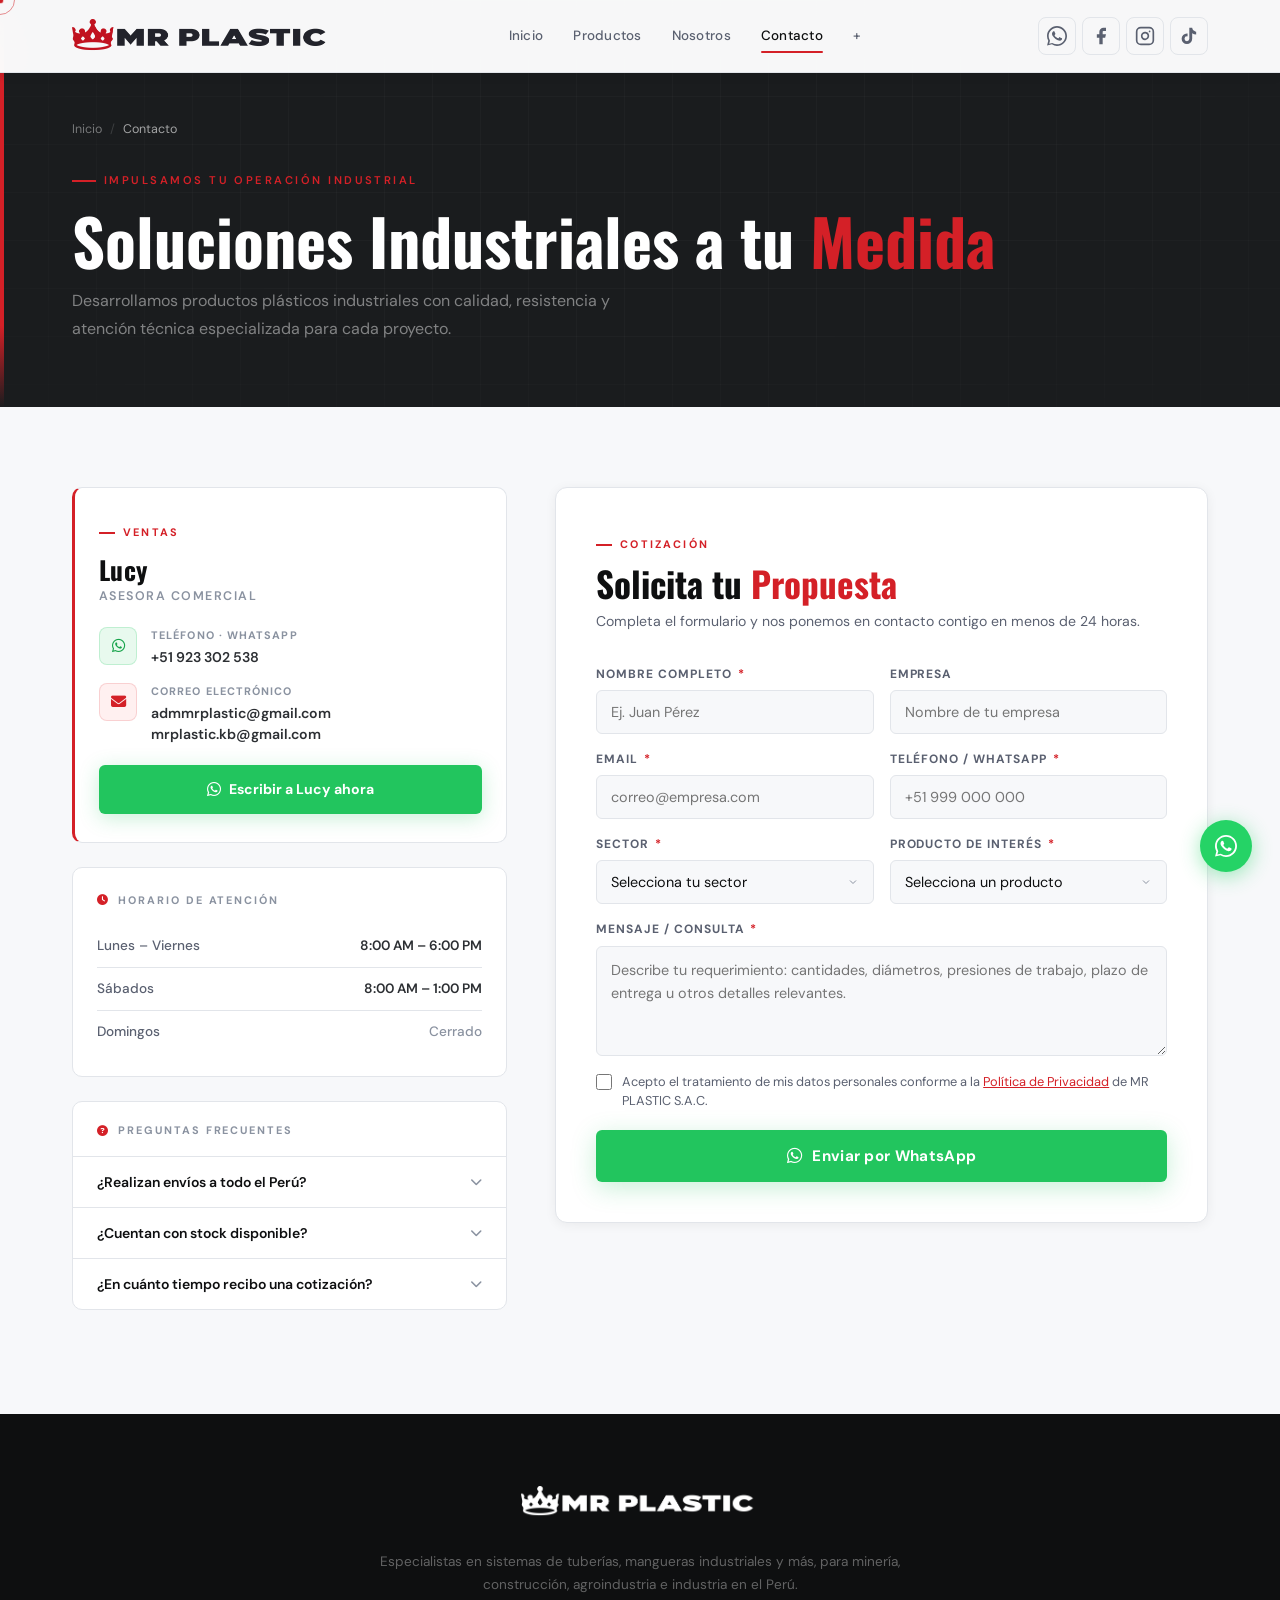
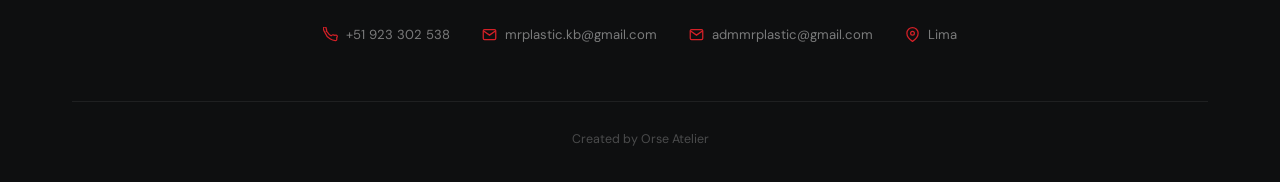
<file: contacto.html>
<!DOCTYPE html>
<html lang="es">
<head>
<meta charset="UTF-8"/>
<meta name="viewport" content="width=device-width, initial-scale=1.0"/>
<meta name="description" content="MR PLASTIC"/>
<title>Contacto — MR PLASTIC</title>
<link rel="icon" type="image/png" href="images/logo/isotipo.png">
<link rel="apple-touch-icon" href="images/logo/isotipo.png">
<link rel="preconnect" href="https://fonts.googleapis.com"/>
<link rel="preconnect" href="https://fonts.gstatic.com" crossorigin/>
<link href="https://fonts.googleapis.com/css2?family=Barlow+Condensed:ital,wght@0,400;0,600;0,700;0,800;0,900;1,700&family=DM+Sans:opsz,wght@9..40,300;9..40,400;9..40,500;9..40,600&family=Oswald:wght@400;500;600;700&display=swap" rel="stylesheet"/>
<link rel="stylesheet" href="https://cdnjs.cloudflare.com/ajax/libs/font-awesome/6.5.0/css/all.min.css"/>
<link rel="stylesheet" href="contacto.css"/>
</head>
<body>

<!-- CURSOR -->
<div id="cur-dot"></div>
<div id="cur-ring"></div>
<!-- PROGRESS BAR -->
<div id="prog"></div>
<!-- BACK TO TOP -->
<button id="btt" aria-label="Volver arriba">
  <svg viewBox="0 0 24 24"><polyline points="18 15 12 9 6 15"/></svg>
</button>

<!-- ═══════════════════════════════════════
     NAVBAR
═══════════════════════════════════════ -->
<nav class="nav solid" id="nav">
  <div class="wrap nav__inner">

    <a href="index.html" class="nav__logo">
      <img src="images/logo/log_principal.png"
           alt="MR PLASTIC"
           class="nav__logo-img"
           onerror="this.style.display='none';this.nextElementSibling.style.display='flex'"/>
      <div class="nav__logo-badge" style="display:none">
        <svg viewBox="0 0 24 24"><path d="M12 2L2 7l10 5 10-5-10-5zM2 17l10 5 10-5M2 12l10 5 10-5"/></svg>
      </div>
    </a>

    <div class="nav__links" id="navLinks">
      <a href="index.html#inicio">Inicio</a>
      <a href="productos.html">Productos</a>
      <a href="nosotros.html">Nosotros</a>
      <a href="contacto.html" class="active">Contacto</a>
      <a href="index.html#sectores">+</a>
    </div>

    <div class="nav__actions">
      <!-- WhatsApp -->
      <a href="https://wa.me/+51923302538" class="nav__social-icon nav__social-icon--wa" target="_blank" rel="noopener" aria-label="WhatsApp">
        <svg width="20" height="20" viewBox="0 0 24 24" fill="currentColor"><path d="M17.472 14.382c-.297-.149-1.758-.867-2.03-.967-.273-.099-.471-.148-.67.15-.197.297-.767.966-.94 1.164-.173.199-.347.223-.644.075-.297-.15-1.255-.463-2.39-1.475-.883-.788-1.48-1.761-1.653-2.059-.173-.297-.018-.458.13-.606.134-.133.298-.347.446-.52.149-.174.198-.298.298-.497.099-.198.05-.371-.025-.52-.075-.149-.669-1.612-.916-2.207-.242-.579-.487-.5-.669-.51-.173-.008-.371-.01-.57-.01-.198 0-.52.074-.792.372-.272.297-1.04 1.016-1.04 2.479 0 1.462 1.065 2.875 1.213 3.074.149.198 2.096 3.2 5.077 4.487.709.306 1.262.489 1.694.625.712.227 1.36.195 1.871.118.571-.085 1.758-.719 2.006-1.413.248-.694.248-1.289.173-1.413-.074-.124-.272-.198-.57-.347z"/><path d="M12 0C5.374 0 0 5.373 0 12c0 2.117.553 4.103 1.523 5.83L.057 23.5l5.83-1.49A11.945 11.945 0 0012 24c6.626 0 12-5.373 12-12S18.626 0 12 0zm0 22c-1.885 0-3.656-.51-5.18-1.399l-.371-.22-3.857.987.987-3.732-.241-.393A9.98 9.98 0 012 12C2 6.477 6.477 2 12 2s10 4.477 10 10-4.477 10-10 10z"/></svg>
      </a>
      <!-- Facebook -->
      <a href="https://www.facebook.com/share/1CuN7F7RQN/?mibextid=wwXIfr" class="nav__social-icon nav__social-icon--fb" target="_blank" rel="noopener" aria-label="Facebook">
        <svg width="20" height="20" viewBox="0 0 24 24" fill="currentColor"><path d="M18 2h-3a5 5 0 00-5 5v3H7v4h3v8h4v-8h3l1-4h-4V7a1 1 0 011-1h3z"/></svg>
      </a>
      <!-- Instagram -->
      <a href="https://www.instagram.com/mr_plastic5?igsh=NHQ5eWQxcWJrbHo3&utm_source=qr" class="nav__social-icon nav__social-icon--ig" target="_blank" rel="noopener" aria-label="Instagram">
        <svg width="20" height="20" viewBox="0 0 24 24" fill="none" stroke="currentColor" stroke-width="2" stroke-linecap="round" stroke-linejoin="round"><rect x="2" y="2" width="20" height="20" rx="5" ry="5"/><path d="M16 11.37A4 4 0 1112.63 8 4 4 0 0116 11.37z"/><line x1="17.5" y1="6.5" x2="17.51" y2="6.5"/></svg>
      </a>
      <!-- TikTok -->
      <a href="https://www.tiktok.com/@mr.plastic32?_r=1&_t=ZS-96gU0H0WkdA" class="nav__social-icon nav__social-icon--tt" target="_blank" rel="noopener" aria-label="TikTok">
        <svg width="20" height="20" viewBox="0 0 24 24" fill="currentColor"><path d="M19.59 6.69a4.83 4.83 0 01-3.77-4.25V2h-3.45v13.67a2.89 2.89 0 01-2.88 2.5 2.89 2.89 0 01-2.89-2.89 2.89 2.89 0 012.89-2.89c.28 0 .54.04.79.1V9.01a6.33 6.33 0 00-.79-.05 6.34 6.34 0 00-6.34 6.34 6.34 6.34 0 006.34 6.34 6.34 6.34 0 006.33-6.34V8.69a8.18 8.18 0 004.78 1.52V6.75a4.85 4.85 0 01-1.01-.06z"/></svg>
      </a>
    </div>

    <button class="nav__burger" id="burger" aria-label="Menú">
      <span></span><span></span><span></span>
    </button>

  </div>
</nav>


<!-- ═══════════════════════════════════════
     PAGE HERO
═══════════════════════════════════════ -->
<section class="page-hero">
  <div class="wrap page-hero__inner">
    <div class="breadcrumb">
      <a href="index.html">Inicio</a>
      <span>/</span>
      <span style="color:rgba(255,255,255,.6)">Contacto</span>
    </div>
    <div class="page-hero__eyebrow">Impulsamos tu Operación Industrial</div>
    <h1>Soluciones Industriales a tu <span>Medida</span></h1>
    <p>Desarrollamos productos plásticos industriales con calidad, resistencia y atención técnica especializada para cada proyecto.</p>
  </div>
</section>


<!-- ═══════════════════════════════════════
     SECCIÓN CONTACTO
═══════════════════════════════════════ -->
<section class="contacto-section">
  <div class="wrap">
    <div class="contacto-grid">

      <!-- ── COLUMNA IZQUIERDA ── -->
      <div class="contacto-aside">

        <!-- Asesor -->
        <div class="asesor-card rv">
          <div class="asesor-eyebrow">Ventas</div>
          <div class="asesor-name">Lucy</div>
          <span class="asesor-role">Asesora Comercial</span>
          <div class="asesor-contacts">
            <div class="asesor-contact-item">
              <div class="asesor-contact-item__icon asesor-contact-item__icon--wa">
                <i class="fab fa-whatsapp"></i>
              </div>
              <div>
                <span class="asesor-contact-item__label">Teléfono · WhatsApp</span>
                <span class="asesor-contact-item__value">
                  <a href="https://wa.me/51923302538" target="_blank" rel="noopener">+51 923 302 538</a>
                </span>
              </div>
            </div>
            <div class="asesor-contact-item">
              <div class="asesor-contact-item__icon asesor-contact-item__icon--mail">
                <i class="fas fa-envelope"></i>
              </div>
              <div>
                <span class="asesor-contact-item__label">Correo electrónico</span>
                <span class="asesor-contact-item__value">
                  <a href="mailto:admmrplastic@gmail.com">admmrplastic@gmail.com</a><br>
                  <a href="mailto:mrplastic.kb@gmail.com">mrplastic.kb@gmail.com</a>
                </span>
              </div>
            </div>
          </div>
          <a href="https://wa.me/51923302538?text=Hola%20Lucy%2C%20me%20gustar%C3%ADa%20recibir%20una%20cotizaci%C3%B3n" target="_blank" rel="noopener" class="btn-wa-asesor">
            <i class="fab fa-whatsapp"></i>
            Escribir a Lucy ahora
          </a>
        </div>

        <!-- Horario -->
        <div class="horario-card rv d1">
          <div class="horario-title"><i class="fas fa-clock"></i> Horario de Atención</div>
          <div class="horario-row">
            <span class="horario-day">Lunes – Viernes</span>
            <span class="horario-time">8:00 AM – 6:00 PM</span>
          </div>
          <div class="horario-row">
            <span class="horario-day">Sábados</span>
            <span class="horario-time">8:00 AM – 1:00 PM</span>
          </div>
          <div class="horario-row">
            <span class="horario-day">Domingos</span>
            <span class="horario-time--closed">Cerrado</span>
          </div>
        </div>

        <!-- FAQ -->
        <div class="faq-card rv d2">
          <div class="faq-title"><i class="fas fa-circle-question"></i> Preguntas Frecuentes</div>

          <div class="faq-item">
            <button class="faq-question" onclick="toggleFaq(this)">
              ¿Realizan envíos a todo el Perú?
              <i class="fas fa-chevron-down"></i>
            </button>
            <div class="faq-answer">
              <p>Sí, despachamos a todo el territorio nacional desde Lima – Puente Piedra, con empresas de transporte de confianza que garantizan entregas en buen estado y en los plazos acordados.</p>
            </div>
          </div>

          <div class="faq-item">
            <button class="faq-question" onclick="toggleFaq(this)">
              ¿Cuentan con stock disponible?
              <i class="fas fa-chevron-down"></i>
            </button>
            <div class="faq-answer">
              <p>Mantenemos inventario permanente de los productos con mayor rotación. Para volúmenes grandes o pedidos especiales, consulta disponibilidad y tiempos de entrega directamente con nuestro equipo.</p>
            </div>
          </div>

          <div class="faq-item">
            <button class="faq-question" onclick="toggleFaq(this)">
              ¿En cuánto tiempo recibo una cotización?
              <i class="fas fa-chevron-down"></i>
            </button>
            <div class="faq-answer">
              <p>Nos comprometemos a responder en un máximo de 24 horas hábiles. Si tu requerimiento es urgente, escríbenos por WhatsApp y te atendemos de inmediato.</p>
            </div>
          </div>

        </div>

      </div><!-- /aside -->

      <!-- ── COLUMNA DERECHA — FORMULARIO ── -->
      <div class="form-card rv d1">
        <div class="form-header">
          <div class="form-eyebrow">Cotización</div>
          <h2 class="form-title">Solicita tu <span style="color:var(--red)">Propuesta</span></h2>
          <p class="form-subtitle">Completa el formulario y nos ponemos en contacto contigo en menos de 24 horas.</p>
        </div>

        <form id="formContacto" onsubmit="enviarFormulario(event)">
          <div class="form-row">
            <div class="form-group">
              <label class="form-label" for="nombre">Nombre Completo <span>*</span></label>
              <input class="form-input" type="text" id="nombre" name="nombre" placeholder="Ej. Juan Pérez" required>
            </div>
            <div class="form-group">
              <label class="form-label" for="empresa">Empresa</label>
              <input class="form-input" type="text" id="empresa" name="empresa" placeholder="Nombre de tu empresa">
            </div>
          </div>

          <div class="form-row">
            <div class="form-group">
              <label class="form-label" for="email">Email <span>*</span></label>
              <input class="form-input" type="email" id="email" name="email" placeholder="correo@empresa.com" required>
            </div>
            <div class="form-group">
              <label class="form-label" for="telefono">Teléfono / WhatsApp <span>*</span></label>
              <input class="form-input" type="tel" id="telefono" name="telefono" placeholder="+51 999 000 000" required>
            </div>
          </div>

          <div class="form-row">
            <div class="form-group">
              <label class="form-label" for="sector">Sector <span>*</span></label>
              <select class="form-select" id="sector" name="sector" required>
                <option value="" disabled selected>Selecciona tu sector</option>
                <option>Minería</option>
                <option>Construcción</option>
                <option>Industria</option>
                <option>Agroindustria</option>
                <option>Saneamiento</option>
                <option>Otro</option>
              </select>
            </div>
            <div class="form-group">
              <label class="form-label" for="producto">Producto de Interés <span>*</span></label>
              <select class="form-select" id="producto" name="producto" required>
                <option value="" disabled selected>Selecciona un producto</option>
                <option>Tuberías HDPE / Mangueras PEBD</option>
                <option>Succión y Descarga</option>
                <option>Mangueras PVC</option>
                <option>Manguera Corrugada Gris</option>
                <option>Acoples por Compresión</option>
                <option>Geosintéticos</option>
                <option>Válvulas</option>
                <option>Termofusión</option>
                <option>Electrofusión</option>
                <option>Cintas de Riego</option>
                <option>Otro</option>
              </select>
            </div>
          </div>

          <div class="form-group">
            <label class="form-label" for="mensaje">Mensaje / Consulta <span>*</span></label>
            <textarea class="form-textarea" id="mensaje" name="mensaje" placeholder="Describe tu requerimiento: cantidades, diámetros, presiones de trabajo, plazo de entrega u otros detalles relevantes." required></textarea>
          </div>

          <div class="form-privacy">
            <input type="checkbox" id="privacidad" name="privacidad" required>
            <label for="privacidad">
              Acepto el tratamiento de mis datos personales conforme a la <a href="#">Política de Privacidad</a> de MR PLASTIC S.A.C.
            </label>
          </div>

          <button type="submit" class="btn-enviar">
            <i class="fab fa-whatsapp"></i>
            Enviar por WhatsApp
          </button>
        </form>
      </div><!-- /form-card -->

    </div><!-- /contacto-grid -->
  </div>
</section>


<!-- ═══════════════════════════════════════
     FOOTER
═══════════════════════════════════════ -->
<footer class="footer">
  <div class="wrap">
    <div class="footer__top footer__top--centered">

      <!-- Logo -->
      <a href="index.html" class="footer__logo-link">
        <img src="images/logo/log_principal.png"
             alt="MR PLASTIC"
             class="footer__logo-img"
             onerror="this.style.display='none';this.nextElementSibling.style.display='block'"/>
        <div class="footer__brand-name" style="display:none">MR <span>PLASTIC</span> S.A.C.</div>
      </a>

      <!-- Descripción -->
      <p class="footer__brand-desc">Especialistas en sistemas de tuberías, mangueras industriales y más, para minería, construcción, agroindustria e industria en el Perú.</p>

      <!-- Contacto -->
      <div class="footer__contact-group">

        <div class="footer__contact-item">
          <svg viewBox="0 0 24 24"><path d="M22 16.92v3a2 2 0 01-2.18 2 19.79 19.79 0 01-8.63-3.07A19.5 19.5 0 013.07 8.81 19.79 19.79 0 01.007 0h3a2 2 0 012 1.72c.127.96.361 1.903.7 2.81a2 2 0 01-.45 2.11L6.91 7.91a16 16 0 006.08 6.08l1.27-.95a2 2 0 012.11-.45c.907.339 1.85.573 2.81.7A2 2 0 0122 16.92z"/></svg>
          +51 923 302 538
        </div>

        <div class="footer__contact-item">
          <svg viewBox="0 0 24 24"><path d="M4 4h16c1.1 0 2 .9 2 2v12c0 1.1-.9 2-2 2H4c-1.1 0-2-.9-2-2V6c0-1.1.9-2 2-2z"/><polyline points="22,6 12,13 2,6"/></svg>
          mrplastic.kb@gmail.com
        </div>

        <div class="footer__contact-item">
          <svg viewBox="0 0 24 24"><path d="M4 4h16c1.1 0 2 .9 2 2v12c0 1.1-.9 2-2 2H4c-1.1 0-2-.9-2-2V6c0-1.1.9-2 2-2z"/><polyline points="22,6 12,13 2,6"/></svg>
          admmrplastic@gmail.com
        </div>

        <div class="footer__contact-item">
          <svg viewBox="0 0 24 24"><path d="M21 10c0 7-9 13-9 13s-9-6-9-13a9 9 0 0118 0z"/><circle cx="12" cy="10" r="3"/></svg>
          Lima
        </div>

      </div>

    </div>

    <div class="footer__bottom">
      <div class="footer__copy">Created by Orse Atelier</div>
    </div>
  </div>
</footer>


<!-- WHATSAPP FLOTANTE -->
<a href="https://wa.me/51923302538" class="wa-float" target="_blank" rel="noopener" aria-label="Escribir por WhatsApp">
  <svg viewBox="0 0 24 24" fill="currentColor">
    <path d="M17.472 14.382c-.297-.149-1.758-.867-2.03-.967-.273-.099-.471-.148-.67.15-.197.297-.767.966-.94 1.164-.173.199-.347.223-.644.075-.297-.15-1.255-.463-2.39-1.475-.883-.788-1.48-1.761-1.653-2.059-.173-.297-.018-.458.13-.606.134-.133.298-.347.446-.52.149-.174.198-.298.298-.497.099-.198.05-.371-.025-.52-.075-.149-.669-1.612-.916-2.207-.242-.579-.487-.5-.669-.51-.173-.008-.371-.01-.57-.01-.198 0-.52.074-.792.372-.272.297-1.04 1.016-1.04 2.479 0 1.462 1.065 2.875 1.213 3.074.149.198 2.096 3.2 5.077 4.487.709.306 1.262.489 1.694.625.712.227 1.36.195 1.871.118.571-.085 1.758-.719 2.006-1.413.248-.694.248-1.289.173-1.413-.074-.124-.272-.198-.57-.347z"/>
    <path d="M12 0C5.374 0 0 5.373 0 12c0 2.117.553 4.103 1.523 5.83L.057 23.5l5.83-1.49A11.945 11.945 0 0012 24c6.626 0 12-5.373 12-12S18.626 0 12 0zm0 22c-1.885 0-3.656-.51-5.18-1.399l-.371-.22-3.857.987.987-3.732-.241-.393A9.98 9.98 0 012 12C2 6.477 6.477 2 12 2s10 4.477 10 10-4.477 10-10 10z"/>
  </svg>
</a>

<script src="contacto.js"></script>
</body>
</html>
</file>
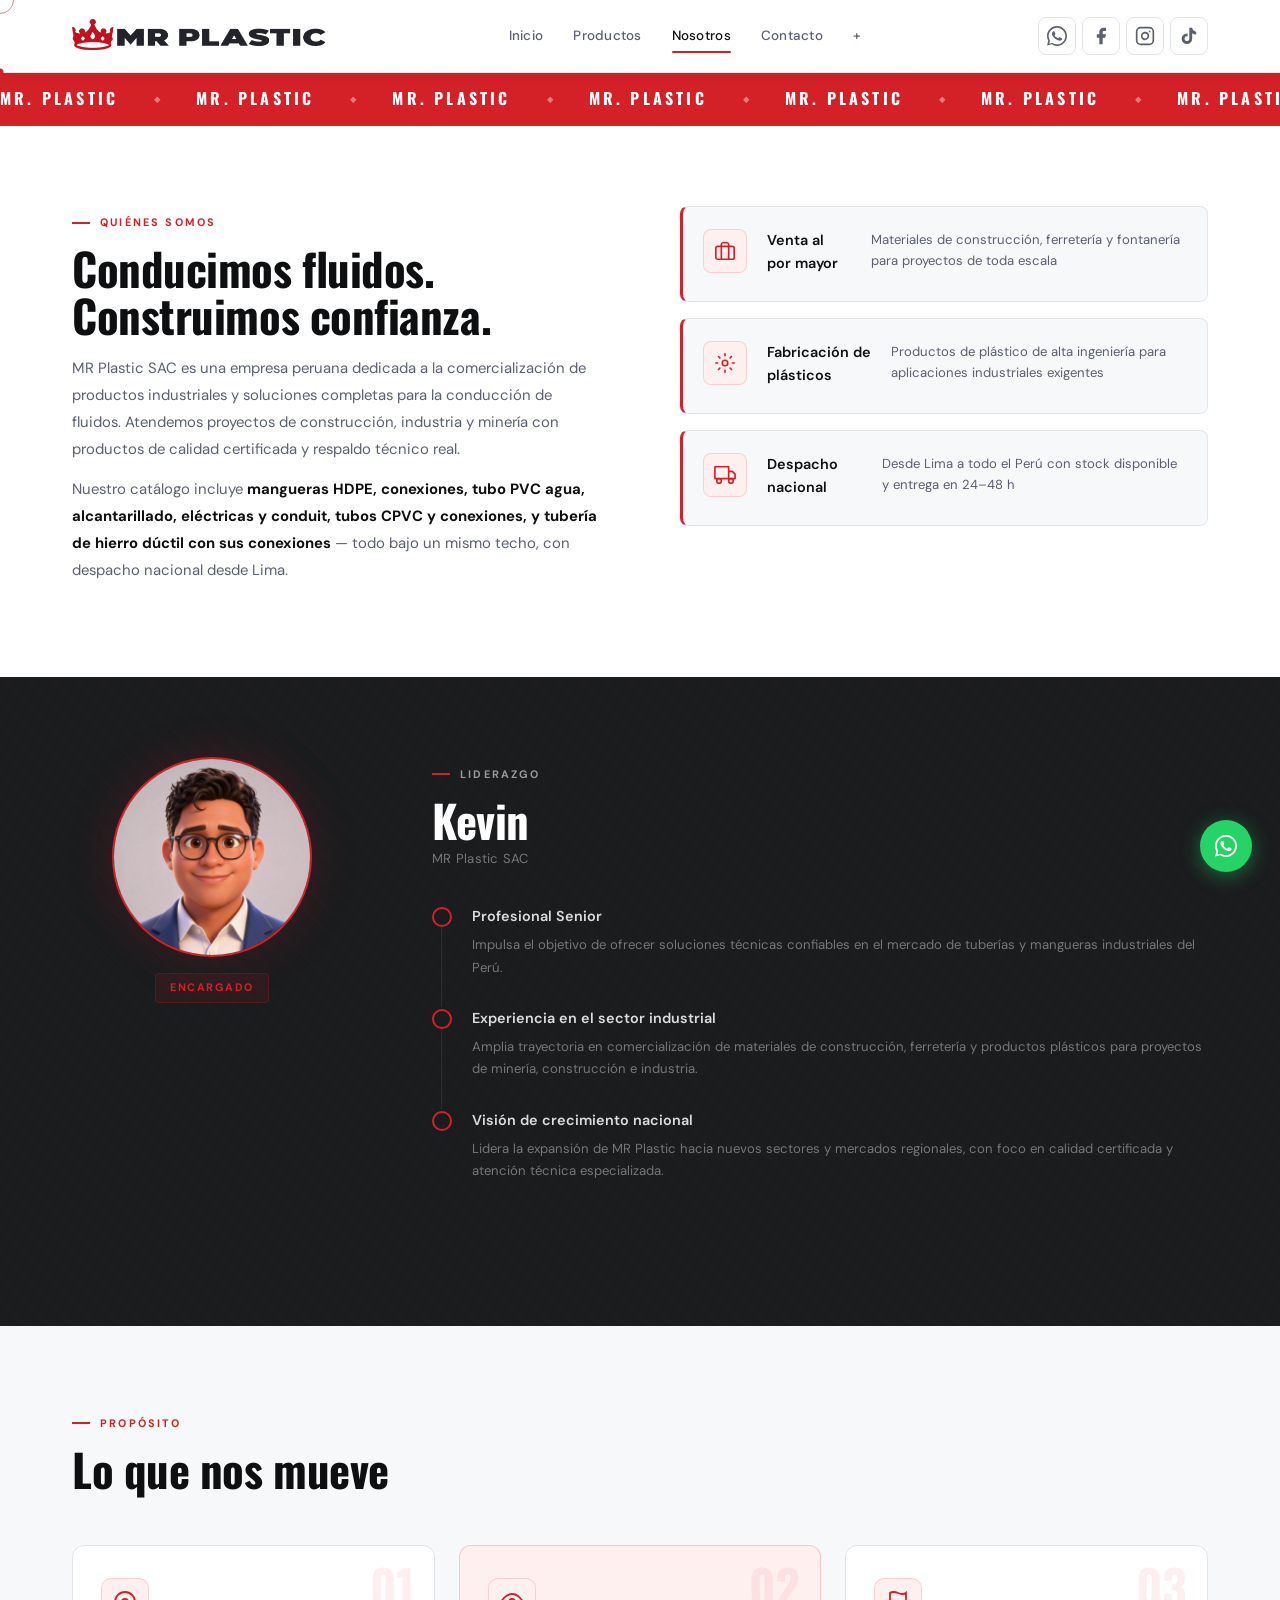
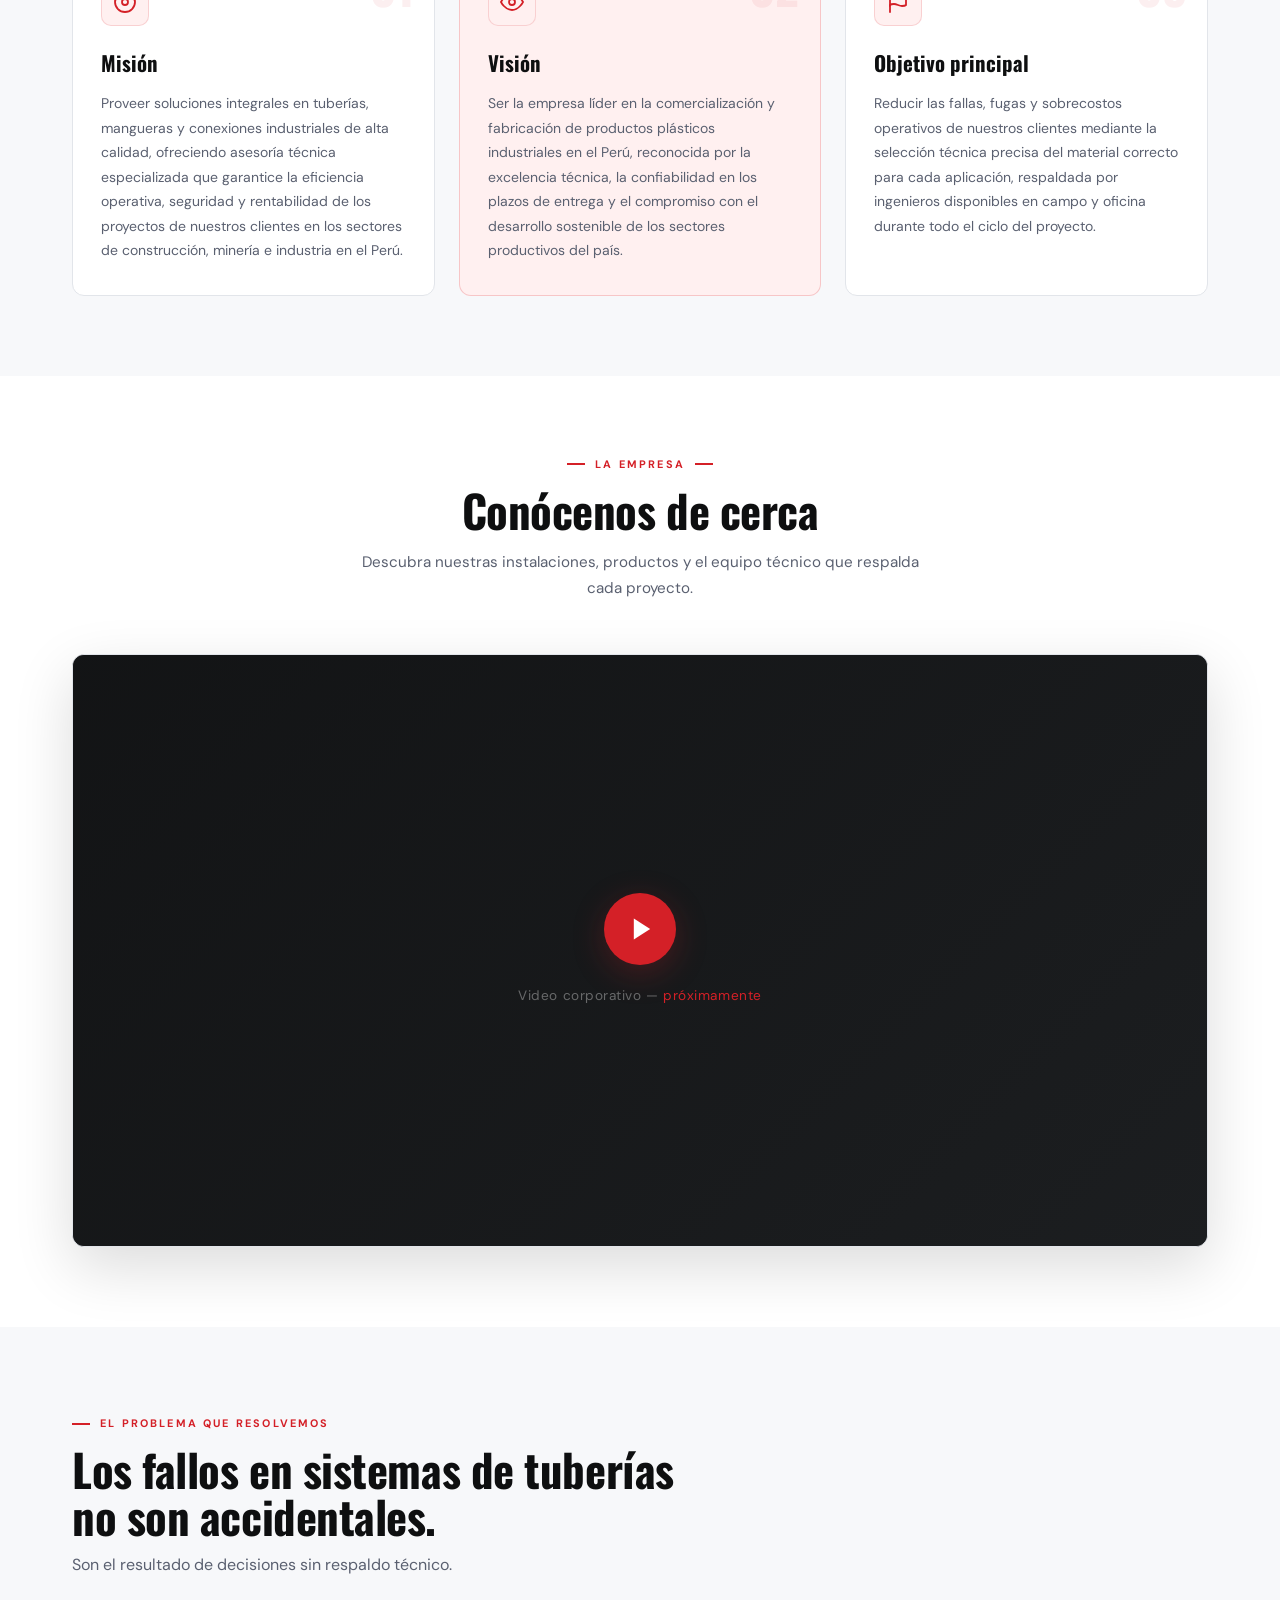
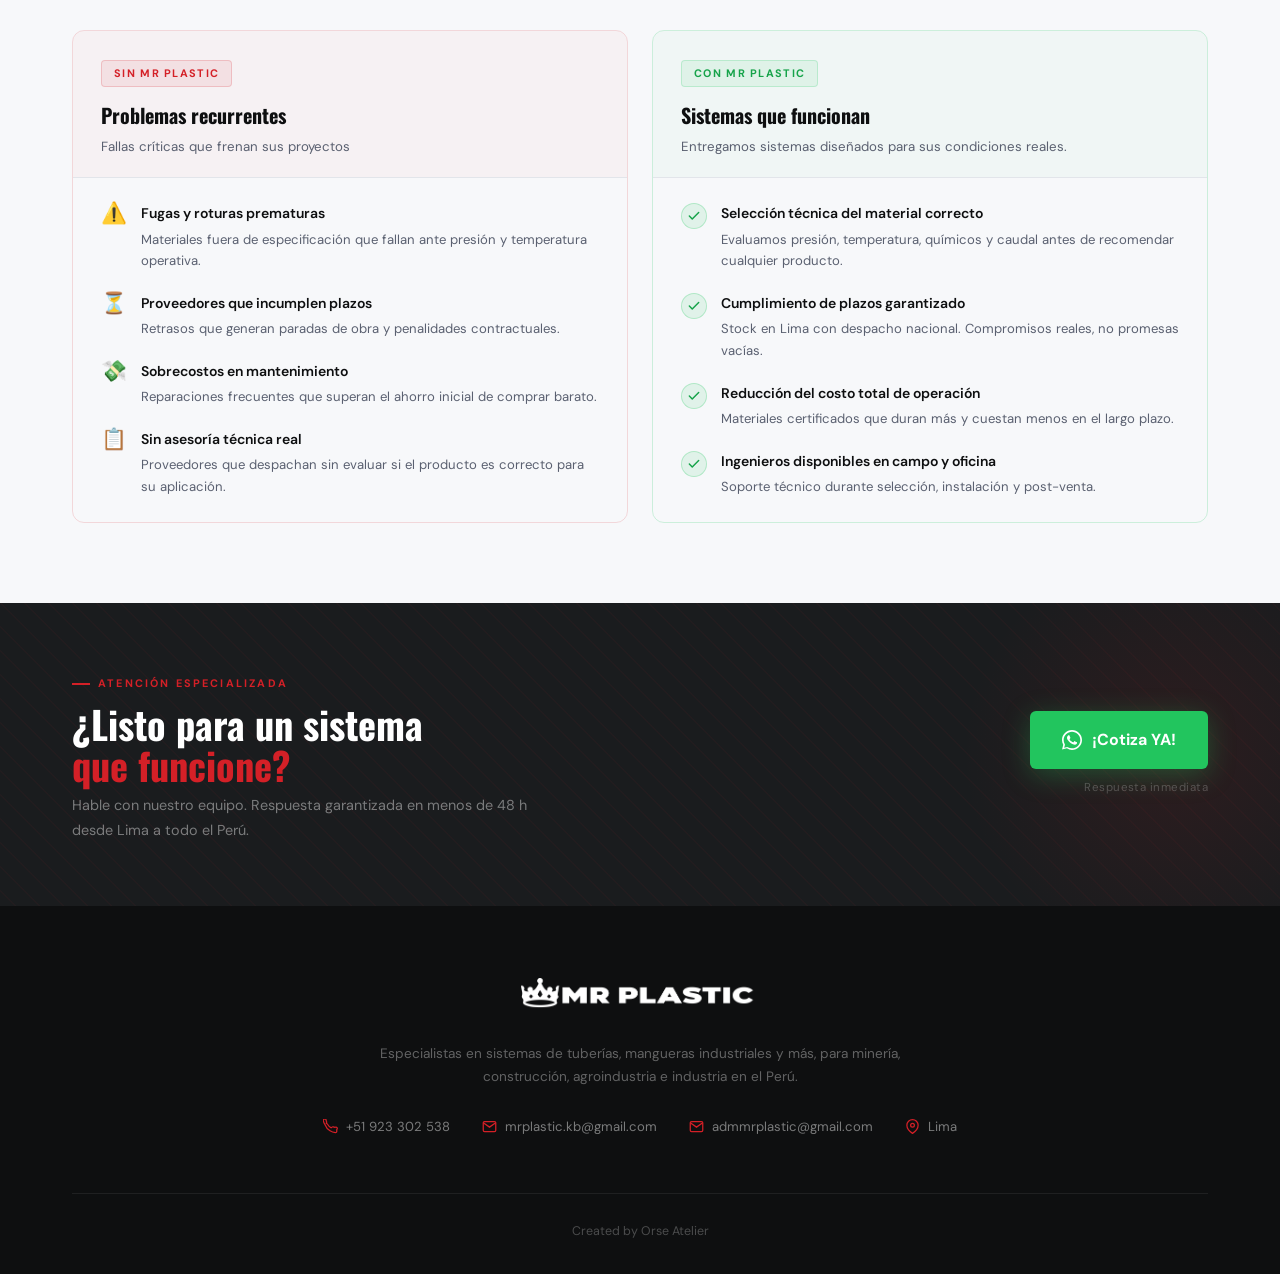
<file: nosotros.html>
<!DOCTYPE html>
<html lang="es">
<head>
<meta charset="UTF-8"/>
<meta name="viewport" content="width=device-width, initial-scale=1.0"/>
<meta name="description" content="Conoce a MR Plastic SAC — empresa peruana especialista en tuberías, mangueras y soluciones industriales para construcción, minería e industria."/>
<title>Nosotros — MR PLASTIC</title>
<link rel="icon" type="image/png" href="images/logo/isotipo.png">
<link rel="apple-touch-icon" href="images/logo/isotipo.png">
<link rel="preconnect" href="https://fonts.googleapis.com"/>
<link rel="preconnect" href="https://fonts.gstatic.com" crossorigin/>
<link href="https://fonts.googleapis.com/css2?family=Barlow+Condensed:ital,wght@0,400;0,600;0,700;0,800;0,900;1,700&family=DM+Sans:opsz,wght@9..40,300;9..40,400;9..40,500;9..40,600&family=Oswald:wght@400;500;600;700&display=swap" rel="stylesheet"/>
<link rel="stylesheet" href="index.css"/>
<link rel="stylesheet" href="nosotros.css"/>
</head>
<body>

<!-- CURSOR -->
<div id="cur-dot"></div>
<div id="cur-ring"></div>
<!-- PROGRESS BAR -->
<div id="prog"></div>
<!-- BACK TO TOP -->
<button id="btt" aria-label="Volver arriba">
  <svg viewBox="0 0 24 24"><polyline points="18 15 12 9 6 15"/></svg>
</button>

<!-- ═══════════════════════════════════════
     NAVBAR — idéntico al index
═══════════════════════════════════════ -->
<nav class="nav solid" id="nav">
  <div class="wrap nav__inner">

    <a href="index.html#inicio" class="nav__logo">
      <img src="images/logo/log_principal.png"
           alt="MR PLASTIC"
           class="nav__logo-img"
           onerror="this.style.display='none';this.nextElementSibling.style.display='flex'"/>
      <div class="nav__logo-badge" style="display:none">
        <svg viewBox="0 0 24 24"><path d="M12 2L2 7l10 5 10-5-10-5zM2 17l10 5 10-5M2 12l10 5 10-5"/></svg>
      </div>
    </a>

    <div class="nav__links" id="navLinks">
      <a href="index.html#inicio">Inicio</a>
      <a href="productos.html">Productos</a>
      <a href="nosotros.html" class="active">Nosotros</a>
      <a href="contacto.html">Contacto</a>
      <a href="index.html#sectores">+</a>
    </div>

    <div class="nav__actions">
      <a href="https://wa.me/+51923302538" class="nav__social-icon nav__social-icon--wa" target="_blank" rel="noopener" aria-label="WhatsApp">
        <svg width="20" height="20" viewBox="0 0 24 24" fill="currentColor"><path d="M17.472 14.382c-.297-.149-1.758-.867-2.03-.967-.273-.099-.471-.148-.67.15-.197.297-.767.966-.94 1.164-.173.199-.347.223-.644.075-.297-.15-1.255-.463-2.39-1.475-.883-.788-1.48-1.761-1.653-2.059-.173-.297-.018-.458.13-.606.134-.133.298-.347.446-.52.149-.174.198-.298.298-.497.099-.198.05-.371-.025-.52-.075-.149-.669-1.612-.916-2.207-.242-.579-.487-.5-.669-.51-.173-.008-.371-.01-.57-.01-.198 0-.52.074-.792.372-.272.297-1.04 1.016-1.04 2.479 0 1.462 1.065 2.875 1.213 3.074.149.198 2.096 3.2 5.077 4.487.709.306 1.262.489 1.694.625.712.227 1.36.195 1.871.118.571-.085 1.758-.719 2.006-1.413.248-.694.248-1.289.173-1.413-.074-.124-.272-.198-.57-.347z"/><path d="M12 0C5.374 0 0 5.373 0 12c0 2.117.553 4.103 1.523 5.83L.057 23.5l5.83-1.49A11.945 11.945 0 0012 24c6.626 0 12-5.373 12-12S18.626 0 12 0zm0 22c-1.885 0-3.656-.51-5.18-1.399l-.371-.22-3.857.987.987-3.732-.241-.393A9.98 9.98 0 012 12C2 6.477 6.477 2 12 2s10 4.477 10 10-4.477 10-10 10z"/></svg>
      </a>
      <a href="https://www.facebook.com/share/1CuN7F7RQN/?mibextid=wwXIfr" class="nav__social-icon nav__social-icon--fb" target="_blank" rel="noopener" aria-label="Facebook">
        <svg width="20" height="20" viewBox="0 0 24 24" fill="currentColor"><path d="M18 2h-3a5 5 0 00-5 5v3H7v4h3v8h4v-8h3l1-4h-4V7a1 1 0 011-1h3z"/></svg>
      </a>
      <a href="https://www.instagram.com/mr_plastic5?igsh=NHQ5eWQxcWJrbHo3&utm_source=qr" class="nav__social-icon nav__social-icon--ig" target="_blank" rel="noopener" aria-label="Instagram">
        <svg width="20" height="20" viewBox="0 0 24 24" fill="none" stroke="currentColor" stroke-width="2" stroke-linecap="round" stroke-linejoin="round"><rect x="2" y="2" width="20" height="20" rx="5" ry="5"/><path d="M16 11.37A4 4 0 1112.63 8 4 4 0 0116 11.37z"/><line x1="17.5" y1="6.5" x2="17.51" y2="6.5"/></svg>
      </a>
      <a href="https://www.tiktok.com/@mr.plastic32?_r=1&_t=ZS-96gU0H0WkdA" class="nav__social-icon nav__social-icon--tt" target="_blank" rel="noopener" aria-label="TikTok">
        <svg width="20" height="20" viewBox="0 0 24 24" fill="currentColor"><path d="M19.59 6.69a4.83 4.83 0 01-3.77-4.25V2h-3.45v13.67a2.89 2.89 0 01-2.88 2.5 2.89 2.89 0 01-2.89-2.89 2.89 2.89 0 012.89-2.89c.28 0 .54.04.79.1V9.01a6.33 6.33 0 00-.79-.05 6.34 6.34 0 00-6.34 6.34 6.34 6.34 0 006.34 6.34 6.34 6.34 0 006.33-6.34V8.69a8.18 8.18 0 004.78 1.52V6.75a4.85 4.85 0 01-1.01-.06z"/></svg>
      </a>
    </div>

    <button class="nav__burger" id="burger" aria-label="Menú">
      <span></span><span></span><span></span>
    </button>

  </div>
</nav>


<!-- ═══════════════════════════════════════
     BARRA MARQUEE — MR PLASTIC
═══════════════════════════════════════ -->
<style>
.nos-marquee-bar {
  width: 100%;
  background: #d42027;
  overflow: hidden;
  padding: 14px 0;
  position: relative;
  z-index: 10;
  margin-top: 72px;
}
.nos-marquee-track {
  display: flex;
  align-items: center;
  gap: 36px;
  width: max-content;
  animation: marquee-scroll 22s linear infinite;
  white-space: nowrap;
}
.nos-marquee-track span {
  font-family: 'Oswald', sans-serif;
  font-size: 1rem;
  font-weight: 700;
  letter-spacing: .2em;
  text-transform: uppercase;
  color: #fff;
}
.nos-marquee-dot {
  color: rgba(255,255,255,.4) !important;
  font-size: .5rem !important;
  letter-spacing: 0 !important;
}
@keyframes marquee-scroll {
  0%   { transform: translateX(0); }
  100% { transform: translateX(-50%); }
}
.nos-marquee-bar:hover .nos-marquee-track {
  animation-play-state: paused;
}
</style>
<div class="nos-marquee-bar">
  <div class="nos-marquee-track">
    <span>MR. PLASTIC</span><span class="nos-marquee-dot">◆</span>
    <span>MR. PLASTIC</span><span class="nos-marquee-dot">◆</span>
    <span>MR. PLASTIC</span><span class="nos-marquee-dot">◆</span>
    <span>MR. PLASTIC</span><span class="nos-marquee-dot">◆</span>
    <span>MR. PLASTIC</span><span class="nos-marquee-dot">◆</span>
    <span>MR. PLASTIC</span><span class="nos-marquee-dot">◆</span>
    <span>MR. PLASTIC</span><span class="nos-marquee-dot">◆</span>
    <span>MR. PLASTIC</span><span class="nos-marquee-dot">◆</span>
    <span>MR. PLASTIC</span><span class="nos-marquee-dot">◆</span>
    <span>MR. PLASTIC</span><span class="nos-marquee-dot">◆</span>
    <span>MR. PLASTIC</span><span class="nos-marquee-dot">◆</span>
    <span>MR. PLASTIC</span><span class="nos-marquee-dot">◆</span>
    <span>MR. PLASTIC</span><span class="nos-marquee-dot">◆</span>
    <span>MR. PLASTIC</span><span class="nos-marquee-dot">◆</span>
    <span>MR. PLASTIC</span><span class="nos-marquee-dot">◆</span>
    <span>MR. PLASTIC</span><span class="nos-marquee-dot">◆</span>
  </div>
</div>

<!-- ═══════════════════════════════════════
     1 — QUIÉNES SOMOS  (blanco)
═══════════════════════════════════════ -->
<section class="nos-sec nos-sec--white" id="nosotros">
  <div class="wrap">
    <div class="nos-quienes__grid">

      <div class="nos-quienes__text">
        <div class="nos-eyebrow">
          <span class="nos-eyebrow-line"></span>
          Quiénes somos
        </div>
        <h2 class="nos-h2">Conducimos fluidos.<br/>Construimos confianza.</h2>
        <p>MR Plastic SAC es una empresa peruana dedicada a la comercialización de productos industriales y soluciones completas para la conducción de fluidos. Atendemos proyectos de construcción, industria y minería con productos de calidad certificada y respaldo técnico real.</p>
        <p>Nuestro catálogo incluye <strong>mangueras HDPE, conexiones, tubo PVC agua, alcantarillado, eléctricas y conduit, tubos CPVC y conexiones, y tubería de hierro dúctil con sus conexiones</strong> — todo bajo un mismo techo, con despacho nacional desde Lima.</p>
      </div>

      <div class="nos-quienes__cards">
        <div class="nos-card">
          <div class="nos-card__icon">
            <svg viewBox="0 0 24 24" fill="none" stroke="currentColor" stroke-width="1.8" stroke-linecap="round" stroke-linejoin="round"><rect x="2" y="7" width="20" height="14" rx="2"/><path d="M16 21V5a2 2 0 00-2-2h-4a2 2 0 00-2 2v16"/></svg>
          </div>
          <strong>Venta al por mayor</strong>
          <p>Materiales de construcción, ferretería y fontanería para proyectos de toda escala</p>
        </div>
        <div class="nos-card">
          <div class="nos-card__icon">
            <svg viewBox="0 0 24 24" fill="none" stroke="currentColor" stroke-width="1.8" stroke-linecap="round" stroke-linejoin="round"><circle cx="12" cy="12" r="3"/><path d="M19.07 4.93l-1.41 1.41M6.34 17.66l-1.41 1.41M2 12h2M20 12h2M17.66 17.66l1.41 1.41M4.93 4.93l1.41 1.41M12 2v2M12 20v2"/></svg>
          </div>
          <strong>Fabricación de plásticos</strong>
          <p>Productos de plástico de alta ingeniería para aplicaciones industriales exigentes</p>
        </div>
        <div class="nos-card">
          <div class="nos-card__icon">
            <svg viewBox="0 0 24 24" fill="none" stroke="currentColor" stroke-width="1.8" stroke-linecap="round" stroke-linejoin="round"><path d="M1 3h15v13H1zM16 8h4l3 3v5h-7V8z"/><circle cx="5.5" cy="18.5" r="2.5"/><circle cx="18.5" cy="18.5" r="2.5"/></svg>
          </div>
          <strong>Despacho nacional</strong>
          <p>Desde Lima a todo el Perú con stock disponible y entrega en 24–48 h</p>
        </div>
      </div>

    </div>
  </div>
</section>


<!-- ═══════════════════════════════════════
     2 — LIDERAZGO  (oscuro ink-2)
═══════════════════════════════════════ -->
<section class="nos-sec nos-sec--dark nos-rep">
  <div class="nos-rep__bg"></div>
  <div class="wrap nos-rep__inner">

    <div class="nos-rep__photo-col">
      <div class="nos-rep__photo">
        <!-- Reemplaza con tu foto:-->
		<img src="images/nosotros/lider.jpeg" alt="kevin"/> 
        
      </div>
      <div class="nos-rep__badge">Encargado</div>
    </div>

    <div class="nos-rep__bio">
      <div class="nos-eyebrow nos-eyebrow--light">
        <span class="nos-eyebrow-line"></span>
        Liderazgo
      </div>
      <h2 class="nos-h2 nos-h2--white">Kevin </h2>
      <span class="nos-rep__role">MR Plastic SAC</span>

      <div class="nos-rep__timeline">
        <div class="nos-tl-item">
          <span class="nos-tl-dot"></span>
          <div>
            <strong>Profesional Senior</strong>
            <p>Impulsa el objetivo de ofrecer soluciones técnicas confiables en el mercado de tuberías y mangueras industriales del Perú.</p>
          </div>
        </div>
        <div class="nos-tl-item">
          <span class="nos-tl-dot"></span>
          <div>
            <strong>Experiencia en el sector industrial</strong>
            <p>Amplia trayectoria en comercialización de materiales de construcción, ferretería y productos plásticos para proyectos de minería, construcción e industria.</p>
          </div>
        </div>
        <div class="nos-tl-item">
          <span class="nos-tl-dot"></span>
          <div>
            <strong>Visión de crecimiento nacional</strong>
            <p>Lidera la expansión de MR Plastic hacia nuevos sectores y mercados regionales, con foco en calidad certificada y atención técnica especializada.</p>
          </div>
        </div>
      </div>

     
    </div>

  </div>
</section>


<!-- ═══════════════════════════════════════
     3 — PROPÓSITO  (snow)
═══════════════════════════════════════ -->
<section class="nos-sec nos-sec--snow">
  <div class="wrap">
    <div class="nos-sec__header">
      <div class="nos-eyebrow">
        <span class="nos-eyebrow-line"></span>
        Propósito
      </div>
      <h2 class="nos-h2">Lo que nos mueve</h2>
    </div>
    <div class="nos-mvp__grid">

      <div class="nos-mvp__item">
        <div class="nos-mvp__num">01</div>
        <div class="nos-mvp__icon">
          <svg viewBox="0 0 24 24" fill="none" stroke="currentColor" stroke-width="1.8" stroke-linecap="round"><circle cx="12" cy="12" r="10"/><circle cx="12" cy="12" r="3"/></svg>
        </div>
        <h3>Misión</h3>
        <p>Proveer soluciones integrales en tuberías, mangueras y conexiones industriales de alta calidad, ofreciendo asesoría técnica especializada que garantice la eficiencia operativa, seguridad y rentabilidad de los proyectos de nuestros clientes en los sectores de construcción, minería e industria en el Perú.</p>
      </div>

      <div class="nos-mvp__item nos-mvp__item--accent">
        <div class="nos-mvp__num">02</div>
        <div class="nos-mvp__icon">
          <svg viewBox="0 0 24 24" fill="none" stroke="currentColor" stroke-width="1.8" stroke-linecap="round"><path d="M1 12s4-8 11-8 11 8 11 8-4 8-11 8-11-8-11-8z"/><circle cx="12" cy="12" r="3"/></svg>
        </div>
        <h3>Visión</h3>
        <p>Ser la empresa líder en la comercialización y fabricación de productos plásticos industriales en el Perú, reconocida por la excelencia técnica, la confiabilidad en los plazos de entrega y el compromiso con el desarrollo sostenible de los sectores productivos del país.</p>
      </div>

      <div class="nos-mvp__item">
        <div class="nos-mvp__num">03</div>
        <div class="nos-mvp__icon">
          <svg viewBox="0 0 24 24" fill="none" stroke="currentColor" stroke-width="1.8" stroke-linecap="round"><path d="M4 15s1-1 4-1 5 2 8 2 4-1 4-1V3s-1 1-4 1-5-2-8-2-4 1-4 1z"/><line x1="4" y1="22" x2="4" y2="15"/></svg>
        </div>
        <h3>Objetivo principal</h3>
        <p>Reducir las fallas, fugas y sobrecostos operativos de nuestros clientes mediante la selección técnica precisa del material correcto para cada aplicación, respaldada por ingenieros disponibles en campo y oficina durante todo el ciclo del proyecto.</p>
      </div>

    </div>
  </div>
</section>


<!-- ═══════════════════════════════════════
     4 — LA EMPRESA / VIDEO  (blanco)
═══════════════════════════════════════ -->
<section class="nos-sec nos-sec--white nos-video">
  <div class="wrap">
    <div class="nos-sec__header nos-sec__header--center">
      <div class="nos-eyebrow nos-eyebrow--center">
        <span class="nos-eyebrow-line"></span>
        La empresa
        <span class="nos-eyebrow-line"></span>
      </div>
      <h2 class="nos-h2">Conócenos de cerca</h2>
      <p>Descubra nuestras instalaciones, productos y el equipo técnico que respalda cada proyecto.</p>
    </div>
    <div class="nos-video__frame" id="videoFrame">
      <div class="nos-video__overlay" id="videoOverlay">
        <button class="nos-video__play" id="videoPlay" aria-label="Reproducir video">
          <svg viewBox="0 0 24 24" fill="currentColor"><polygon points="5 3 19 12 5 21 5 3"/></svg>
        </button>
        <p>Video corporativo — <em>próximamente</em></p>
      </div>
      <!-- Cuando tengas el video listo, reemplaza el overlay con:
      <iframe src="https://www.youtube.com/embed/TU_ID?autoplay=1"
        allow="autoplay;encrypted-media" allowfullscreen
        style="position:absolute;inset:0;width:100%;height:100%;border:0"></iframe> -->
    </div>
  </div>
</section>


<!-- ═══════════════════════════════════════
     5 — EL PROBLEMA QUE RESOLVEMOS  (snow)
═══════════════════════════════════════ -->
<section class="nos-sec nos-sec--snow">
  <div class="wrap">
    <div class="nos-sec__header">
      <div class="nos-eyebrow">
        <span class="nos-eyebrow-line"></span>
        El problema que resolvemos
      </div>
      <h2 class="nos-h2">Los fallos en sistemas de tuberías<br/>no son accidentales.</h2>
      <p class="nos-comp__sub">Son el resultado de decisiones sin respaldo técnico.</p>
    </div>

    <div class="nos-comp__cols">

      <div class="nos-comp__col nos-comp__col--sin">
        <div class="nos-comp__col-head">
          <span class="nos-comp__badge nos-comp__badge--sin">Sin MR Plastic</span>
          <h3>Problemas recurrentes</h3>
          <p>Fallas críticas que frenan sus proyectos</p>
        </div>
        <ul class="nos-comp__list">
          <li>
            <span class="nos-comp__emoji">⚠️</span>
            <div>
              <strong>Fugas y roturas prematuras</strong>
              <p>Materiales fuera de especificación que fallan ante presión y temperatura operativa.</p>
            </div>
          </li>
          <li>
            <span class="nos-comp__emoji">⏳</span>
            <div>
              <strong>Proveedores que incumplen plazos</strong>
              <p>Retrasos que generan paradas de obra y penalidades contractuales.</p>
            </div>
          </li>
          <li>
            <span class="nos-comp__emoji">💸</span>
            <div>
              <strong>Sobrecostos en mantenimiento</strong>
              <p>Reparaciones frecuentes que superan el ahorro inicial de comprar barato.</p>
            </div>
          </li>
          <li>
            <span class="nos-comp__emoji">📋</span>
            <div>
              <strong>Sin asesoría técnica real</strong>
              <p>Proveedores que despachan sin evaluar si el producto es correcto para su aplicación.</p>
            </div>
          </li>
        </ul>
      </div>

      <div class="nos-comp__col nos-comp__col--con">
        <div class="nos-comp__col-head">
          <span class="nos-comp__badge nos-comp__badge--con">Con MR Plastic</span>
          <h3>Sistemas que funcionan</h3>
          <p>Entregamos sistemas diseñados para sus condiciones reales.</p>
        </div>
        <ul class="nos-comp__list">
          <li>
            <span class="nos-comp__check">
              <svg viewBox="0 0 24 24" fill="none" stroke="currentColor" stroke-width="2.5" stroke-linecap="round" stroke-linejoin="round"><polyline points="20 6 9 17 4 12"/></svg>
            </span>
            <div>
              <strong>Selección técnica del material correcto</strong>
              <p>Evaluamos presión, temperatura, químicos y caudal antes de recomendar cualquier producto.</p>
            </div>
          </li>
          <li>
            <span class="nos-comp__check">
              <svg viewBox="0 0 24 24" fill="none" stroke="currentColor" stroke-width="2.5" stroke-linecap="round" stroke-linejoin="round"><polyline points="20 6 9 17 4 12"/></svg>
            </span>
            <div>
              <strong>Cumplimiento de plazos garantizado</strong>
              <p>Stock en Lima con despacho nacional. Compromisos reales, no promesas vacías.</p>
            </div>
          </li>
          <li>
            <span class="nos-comp__check">
              <svg viewBox="0 0 24 24" fill="none" stroke="currentColor" stroke-width="2.5" stroke-linecap="round" stroke-linejoin="round"><polyline points="20 6 9 17 4 12"/></svg>
            </span>
            <div>
              <strong>Reducción del costo total de operación</strong>
              <p>Materiales certificados que duran más y cuestan menos en el largo plazo.</p>
            </div>
          </li>
          <li>
            <span class="nos-comp__check">
              <svg viewBox="0 0 24 24" fill="none" stroke="currentColor" stroke-width="2.5" stroke-linecap="round" stroke-linejoin="round"><polyline points="20 6 9 17 4 12"/></svg>
            </span>
            <div>
              <strong>Ingenieros disponibles en campo y oficina</strong>
              <p>Soporte técnico durante selección, instalación y post-venta.</p>
            </div>
          </li>
        </ul>
      </div>

    </div>
  </div>
</section>


<!-- ═══════════════════════════════════════
     6 — ATENCIÓN ESPECIALIZADA / CTA  (oscuro ink-2)
═══════════════════════════════════════ -->
<section class="cta-wa">
  <div class="wrap">
    <div class="cta-wa__inner">
      <div class="cta-wa__text">
        <div class="cta-wa__eyebrow">Atención especializada</div>
        <h2 class="cta-wa__title">¿Listo para un sistema<br/><span>que funcione?</span></h2>
        <p class="cta-wa__desc">Hable con nuestro equipo. Respuesta garantizada en menos de 48 h desde Lima  a todo el Perú.</p>
      </div>
      <div class="cta-wa__actions">
        <a href="https://wa.me/51923302538?text=Hola%2C%20necesito%20asesor%C3%ADa%20t%C3%A9cnica%20de%20MR%20PLASTIC" class="cta-wa__btn" target="_blank" rel="noopener">
          <svg width="20" height="20" viewBox="0 0 24 24" fill="currentColor"><path d="M17.472 14.382c-.297-.149-1.758-.867-2.03-.967-.273-.099-.471-.148-.67.15-.197.297-.767.966-.94 1.164-.173.199-.347.223-.644.075-.297-.15-1.255-.463-2.39-1.475-.883-.788-1.48-1.761-1.653-2.059-.173-.297-.018-.458.13-.606.134-.133.298-.347.446-.52.149-.174.198-.298.298-.497.099-.198.05-.371-.025-.52-.075-.149-.669-1.612-.916-2.207-.242-.579-.487-.5-.669-.51-.173-.008-.371-.01-.57-.01-.198 0-.52.074-.792.372-.272.297-1.04 1.016-1.04 2.479 0 1.462 1.065 2.875 1.213 3.074.149.198 2.096 3.2 5.077 4.487.709.306 1.262.489 1.694.625.712.227 1.36.195 1.871.118.571-.085 1.758-.719 2.006-1.413.248-.694.248-1.289.173-1.413-.074-.124-.272-.198-.57-.347z"/><path d="M12 0C5.374 0 0 5.373 0 12c0 2.117.553 4.103 1.523 5.83L.057 23.5l5.83-1.49A11.945 11.945 0 0012 24c6.626 0 12-5.373 12-12S18.626 0 12 0zm0 22c-1.885 0-3.656-.51-5.18-1.399l-.371-.22-3.857.987.987-3.732-.241-.393A9.98 9.98 0 012 12C2 6.477 6.477 2 12 2s10 4.477 10 10-4.477 10-10 10z"/></svg>
          ¡Cotiza YA!
        </a>
        <div class="cta-wa__note">Respuesta inmediata</div>
      </div>
    </div>
  </div>
</section>


<!-- ═══════════════════════════════════════
     FOOTER — idéntico al index
═══════════════════════════════════════ -->
<footer class="footer" id="contacto">
  <div class="wrap">
    <div class="footer__top footer__top--centered">

      <!-- Logo -->
      <a href="index.html" class="footer__logo-link">
        <img src="images/logo/log_principal.png"
             alt="MR PLASTIC"
             class="footer__logo-img"
             onerror="this.style.display='none';this.nextElementSibling.style.display='block'"/>
        <div class="footer__brand-name" style="display:none">MR <span>PLASTIC</span> S.A.C.</div>
      </a>

      <!-- Descripción -->
      <p class="footer__brand-desc">Especialistas en sistemas de tuberías, mangueras industriales y más, para minería, construcción, agroindustria e industria en el Perú.</p>

      <!-- Contacto -->
      <div class="footer__contact-group">

        <div class="footer__contact-item">
          <svg viewBox="0 0 24 24"><path d="M22 16.92v3a2 2 0 01-2.18 2 19.79 19.79 0 01-8.63-3.07A19.5 19.5 0 013.07 8.81 19.79 19.79 0 01.007 0h3a2 2 0 012 1.72c.127.96.361 1.903.7 2.81a2 2 0 01-.45 2.11L6.91 7.91a16 16 0 006.08 6.08l1.27-.95a2 2 0 012.11-.45c.907.339 1.85.573 2.81.7A2 2 0 0122 16.92z"/></svg>
          +51 923 302 538
        </div>

        <div class="footer__contact-item">
          <svg viewBox="0 0 24 24"><path d="M4 4h16c1.1 0 2 .9 2 2v12c0 1.1-.9 2-2 2H4c-1.1 0-2-.9-2-2V6c0-1.1.9-2 2-2z"/><polyline points="22,6 12,13 2,6"/></svg>
          mrplastic.kb@gmail.com
        </div>

        <div class="footer__contact-item">
          <svg viewBox="0 0 24 24"><path d="M4 4h16c1.1 0 2 .9 2 2v12c0 1.1-.9 2-2 2H4c-1.1 0-2-.9-2-2V6c0-1.1.9-2 2-2z"/><polyline points="22,6 12,13 2,6"/></svg>
          admmrplastic@gmail.com
        </div>

        <div class="footer__contact-item">
          <svg viewBox="0 0 24 24"><path d="M21 10c0 7-9 13-9 13s-9-6-9-13a9 9 0 0118 0z"/><circle cx="12" cy="10" r="3"/></svg>
          Lima
        </div>

      </div>

    </div>
    <div class="footer__bottom">
      <div class="footer__copy">Created by Orse Atelier</div>
    </div>
  </div>
</footer>

<!-- WHATSAPP FLOTANTE -->
<a href="https://wa.me/51923302538" class="wa-float" target="_blank" rel="noopener" aria-label="Escribir por WhatsApp">
  <svg viewBox="0 0 24 24" fill="currentColor">
    <path d="M17.472 14.382c-.297-.149-1.758-.867-2.03-.967-.273-.099-.471-.148-.67.15-.197.297-.767.966-.94 1.164-.173.199-.347.223-.644.075-.297-.15-1.255-.463-2.39-1.475-.883-.788-1.48-1.761-1.653-2.059-.173-.297-.018-.458.13-.606.134-.133.298-.347.446-.52.149-.174.198-.298.298-.497.099-.198.05-.371-.025-.52-.075-.149-.669-1.612-.916-2.207-.242-.579-.487-.5-.669-.51-.173-.008-.371-.01-.57-.01-.198 0-.52.074-.792.372-.272.297-1.04 1.016-1.04 2.479 0 1.462 1.065 2.875 1.213 3.074.149.198 2.096 3.2 5.077 4.487.709.306 1.262.489 1.694.625.712.227 1.36.195 1.871.118.571-.085 1.758-.719 2.006-1.413.248-.694.248-1.289.173-1.413-.074-.124-.272-.198-.57-.347z"/>
    <path d="M12 0C5.374 0 0 5.373 0 12c0 2.117.553 4.103 1.523 5.83L.057 23.5l5.83-1.49A11.945 11.945 0 0012 24c6.626 0 12-5.373 12-12S18.626 0 12 0zm0 22c-1.885 0-3.656-.51-5.18-1.399l-.371-.22-3.857.987.987-3.732-.241-.393A9.98 9.98 0 012 12C2 6.477 6.477 2 12 2s10 4.477 10 10-4.477 10-10 10z"/>
  </svg>
</a>

<script src="nosotros.js"></script>
</body>
</html>
</file>
<file: contacto.css>
/* ══════════════════════════════════════════
   CONTACTO.CSS — MR PLASTIC S.A.C.
   Variables, reset, navbar, footer y estilos
   propios de la página de contacto.
══════════════════════════════════════════ */

/* ═══════════════════════════════════════
   VARIABLES
═══════════════════════════════════════ */
:root {
  --red:       #D42027;
  --red-dark:  #AA1820;
  --red-glow:  rgba(212,32,39,.18);
  --red-pale:  #FFF0F0;
  --orange:    #FF6B35;

  --ink:       #0E0F10;
  --ink-2:     #1A1C1E;
  --ink-3:     #2C2F33;
  --slate:     #5A6070;
  --mist:      #8A92A0;
  --silver:    #C8CDD6;
  --smoke:     #EDEEF1;
  --snow:      #F7F8FA;
  --white:     #FFFFFF;

  --border:    #E2E5EA;

  --fh:        'Oswald', sans-serif;
  --fb:        'DM Sans', sans-serif;
  --fc:        'Barlow Condensed', sans-serif;

  --t:         .28s cubic-bezier(.4,0,.2,1);
  --t-slow:    .55s cubic-bezier(.4,0,.2,1);

  --shadow-sm: 0 2px 12px rgba(0,0,0,.06);
  --shadow:    0 8px 40px rgba(0,0,0,.10);
  --shadow-lg: 0 20px 60px rgba(0,0,0,.14);
  --shadow-red:0 8px 32px rgba(212,32,39,.25);
}

/* ═══ RESET ═══ */
*,*::before,*::after{box-sizing:border-box;margin:0;padding:0}
html{scroll-behavior:smooth;font-size:16px}
body{font-family:var(--fb);color:var(--ink);background:var(--white);line-height:1.6;overflow-x:hidden;cursor:none}
a{text-decoration:none;color:inherit}
img{display:block;max-width:100%}
ul{list-style:none}
button{cursor:none;border:none;background:none;font-family:inherit}

/* ═══ CUSTOM CURSOR ═══ */
#cur-dot{
  position:fixed;width:7px;height:7px;background:var(--red);border-radius:50%;
  pointer-events:none;z-index:99999;transform:translate(-50%,-50%);
  transition:opacity .2s,transform .1s;mix-blend-mode:multiply;
}
#cur-ring{
  position:fixed;width:30px;height:30px;border:1.5px solid var(--red);border-radius:50%;
  pointer-events:none;z-index:99998;transform:translate(-50%,-50%);
  transition:width .35s var(--t),height .35s var(--t),opacity .3s,border-color .3s;
  opacity:.5;
}
body.is-hovering #cur-ring{width:52px;height:52px;opacity:.9}

/* ═══ UTILITIES ═══ */
.wrap{max-width:1200px;margin:0 auto;padding:0 32px}

/* ═══ PROGRESS BAR ═══ */
#prog{
  position:fixed;top:0;left:0;z-index:10000;height:3px;
  background:linear-gradient(90deg,var(--red),var(--orange));
  width:0%;transition:width .1s;
}

/* ═══ NAVBAR ═══ */
.nav{
  position:fixed;top:0;left:0;right:0;z-index:900;
  background:rgba(255,255,255,.97);
  backdrop-filter:blur(16px);
  border-bottom:1px solid var(--border);
  box-shadow:var(--shadow-sm);
  transition:background var(--t),box-shadow var(--t),border-color var(--t);
}
.nav__inner{
  display:flex;align-items:center;justify-content:space-between;
  height:72px;gap:20px;
}
.nav__logo{display:flex;align-items:center;gap:12px;flex-shrink:0}
.nav__logo-img{height:35px;width:auto;object-fit:contain;transition:filter var(--t)}
.nav__logo-badge{
  width:40px;height:40px;background:var(--red);border-radius:6px;
  display:flex;align-items:center;justify-content:center;
  box-shadow:0 4px 16px rgba(212,32,39,.35);
}
.nav__logo-badge svg{width:22px;height:22px;fill:none;stroke:#fff;stroke-width:2}
.nav__links{display:flex;align-items:center;gap:2px}
.nav__links a{
  font-family:var(--fb);font-size:.84rem;font-weight:500;letter-spacing:.02em;
  color:var(--slate);padding:8px 14px;border-radius:4px;
  transition:color var(--t),background var(--t);position:relative;
}
.nav__links a::after{
  content:'';position:absolute;bottom:2px;left:14px;right:14px;
  height:2px;background:var(--red);border-radius:2px;
  transform:scaleX(0);transition:transform var(--t);transform-origin:left;
}
.nav__links a:hover,.nav__links a.active{color:var(--ink)}
.nav__links a:hover::after,.nav__links a.active::after{transform:scaleX(1)}
.nav__actions{display:flex;align-items:center;gap:6px}
.nav__social-icon{
  width:38px;height:38px;border-radius:8px;
  display:flex;align-items:center;justify-content:center;
  color:var(--slate);border:1.5px solid var(--border);background:transparent;
  transition:color var(--t),background var(--t),border-color var(--t),transform var(--t);cursor:none;
}
.nav__social-icon:hover{transform:translateY(-2px)}
.nav__social-icon--wa:hover{background:#22C55E;border-color:#22C55E;color:#fff}
.nav__social-icon--fb:hover{background:#1877F2;border-color:#1877F2;color:#fff}
.nav__social-icon--ig:hover{background:linear-gradient(45deg,#f09433,#e6683c,#dc2743,#cc2366,#bc1888);border-color:transparent;color:#fff}
.nav__social-icon--tt:hover{background:#000;border-color:#000;color:#fff}
.nav__burger{
  display:none;width:40px;height:40px;align-items:center;justify-content:center;
  flex-direction:column;gap:5px;border-radius:4px;cursor:none;
}
.nav__burger span{display:block;width:22px;height:2px;background:var(--ink);border-radius:2px;transition:all .3s}
.nav__mobile-actions{display:none}

/* ═══ PAGE HERO ═══ */
.page-hero{
  background:var(--ink-2);padding:120px 0 64px;
  position:relative;overflow:hidden;
}
.page-hero::before{
  content:'';position:absolute;inset:0;
  background-image:
    linear-gradient(rgba(255,255,255,.025) 1px,transparent 1px),
    linear-gradient(90deg,rgba(255,255,255,.025) 1px,transparent 1px);
  background-size:48px 48px;
  mask-image:radial-gradient(ellipse 80% 80% at 50% 50%,black 40%,transparent 100%);
}
.page-hero::after{
  content:'';position:absolute;left:0;top:0;bottom:0;width:4px;
  background:linear-gradient(180deg,transparent,var(--red) 20%,var(--red) 80%,transparent);
}
.page-hero__inner{position:relative;z-index:1}
.page-hero__eyebrow{
  display:inline-flex;align-items:center;gap:8px;
  font-family:var(--fb);font-size:.7rem;font-weight:600;
  letter-spacing:.22em;text-transform:uppercase;color:var(--red);
  margin-bottom:20px;
}
.page-hero__eyebrow::before{content:'';width:24px;height:2px;background:var(--red)}
.page-hero h1{
  font-family:var(--fh);font-size:clamp(2.8rem,5vw,4.8rem);
  font-weight:700;line-height:.95;color:#fff;margin-bottom:16px;
}
.page-hero h1 span{color:var(--red)}
.page-hero p{color:rgba(255,255,255,.45);font-size:1rem;max-width:540px;line-height:1.75}
.breadcrumb{
  display:flex;align-items:center;gap:8px;
  font-size:.78rem;color:rgba(255,255,255,.3);margin-bottom:24px;
}
.breadcrumb a{color:rgba(255,255,255,.4);transition:color var(--t)}
.breadcrumb a:hover{color:var(--red)}
.breadcrumb span{color:rgba(255,255,255,.15)}

/* ═══ BACK TO TOP ═══ */
#btt{
  position:fixed;bottom:28px;right:28px;z-index:800;
  width:44px;height:44px;border-radius:8px;
  background:var(--red);color:#fff;
  display:flex;align-items:center;justify-content:center;
  box-shadow:var(--shadow-red);cursor:none;
  opacity:0;transform:translateY(12px) scale(.9);
  transition:opacity var(--t),transform var(--t);
}
#btt.show{opacity:1;transform:translateY(0) scale(1)}
#btt svg{width:18px;height:18px;stroke:#fff;fill:none;stroke-width:2.5}
#btt:hover{background:var(--red-dark);transform:translateY(-2px)}

/* ═══ REVEAL ═══ */
.rv{opacity:0;transform:translateY(24px);transition:opacity .7s ease,transform .7s ease}
.rv.in{opacity:1;transform:translateY(0)}
.d1{transition-delay:.1s}.d2{transition-delay:.2s}.d3{transition-delay:.3s}.d4{transition-delay:.4s}


/* ══════════════════════════════════════════
   SECCIÓN CONTACTO
══════════════════════════════════════════ */
.contacto-section{
  background:var(--snow);
  padding:80px 0 104px;
}
.contacto-grid{
  display:grid;
  grid-template-columns:1fr 1.5fr;
  gap:48px;
  align-items:start;
}

/* ─── ASESOR ─── */
.asesor-card{
  background:var(--white);
  border:1.5px solid var(--border);
  border-left:3px solid var(--red);
  border-radius:10px;
  padding:28px 24px;
  margin-bottom:24px;
  transition:box-shadow var(--t);
}
.asesor-card:hover{box-shadow:var(--shadow)}
.asesor-eyebrow{
  display:inline-flex;align-items:center;gap:8px;
  font-family:var(--fb);font-size:.68rem;font-weight:700;
  letter-spacing:.2em;text-transform:uppercase;color:var(--red);
  margin-bottom:16px;
}
.asesor-eyebrow::before{content:'';width:16px;height:2px;background:var(--red)}
.asesor-name{
  font-family:var(--fh);font-size:1.6rem;font-weight:700;
  color:var(--ink);letter-spacing:.01em;margin-bottom:4px;line-height:1;
}
.asesor-role{
  font-family:var(--fb);font-size:.78rem;font-weight:600;
  letter-spacing:.12em;text-transform:uppercase;
  color:var(--mist);margin-bottom:20px;display:block;
}
.asesor-contacts{display:flex;flex-direction:column;gap:14px}
.asesor-contact-item{display:flex;align-items:flex-start;gap:14px}
.asesor-contact-item__icon{
  width:38px;height:38px;flex-shrink:0;border-radius:8px;
  display:flex;align-items:center;justify-content:center;
}
.asesor-contact-item__icon--wa{background:rgba(34,197,94,.1);border:1.5px solid rgba(34,197,94,.2)}
.asesor-contact-item__icon--wa i{color:#16A34A;font-size:.95rem}
.asesor-contact-item__icon--mail{background:var(--red-pale);border:1.5px solid rgba(212,32,39,.15)}
.asesor-contact-item__icon--mail i{color:var(--red);font-size:.95rem}
.asesor-contact-item__label{
  font-size:.68rem;font-weight:700;letter-spacing:.1em;text-transform:uppercase;
  color:var(--mist);display:block;margin-bottom:3px;
}
.asesor-contact-item__value{
  font-size:.88rem;font-weight:600;color:var(--ink-3);display:block;line-height:1.5;
}
.asesor-contact-item__value a{color:inherit;transition:color var(--t)}
.asesor-contact-item__value a:hover{color:var(--red)}
.btn-wa-asesor{
  display:flex;align-items:center;justify-content:center;gap:8px;
  background:#22C55E;color:#fff;
  font-family:var(--fb);font-size:.88rem;font-weight:700;
  border-radius:6px;padding:13px 20px;margin-top:20px;width:100%;
  transition:background var(--t),box-shadow var(--t),transform var(--t);
  box-shadow:0 4px 20px rgba(34,197,94,.25);cursor:none;
}
.btn-wa-asesor:hover{background:#16A34A;transform:translateY(-1px);box-shadow:0 8px 28px rgba(34,197,94,.35)}
.btn-wa-asesor i{font-size:1rem}

/* ─── HORARIO ─── */
.horario-card{
  background:var(--white);
  border:1.5px solid var(--border);
  border-radius:10px;
  padding:24px;
  margin-bottom:24px;
}
.horario-title{
  font-family:var(--fb);font-size:.68rem;font-weight:700;
  letter-spacing:.18em;text-transform:uppercase;color:var(--mist);
  margin-bottom:16px;display:flex;align-items:center;gap:8px;
}
.horario-title i{color:var(--red)}
.horario-row{
  display:flex;justify-content:space-between;align-items:center;
  padding:10px 0;border-bottom:1px solid var(--border);font-size:.85rem;
}
.horario-row:last-child{border-bottom:none}
.horario-day{color:var(--slate);font-weight:500}
.horario-time{color:var(--ink-3);font-weight:600}
.horario-time--closed{color:var(--mist);font-weight:500}

/* ─── FAQ ─── */
.faq-card{
  background:var(--white);
  border:1.5px solid var(--border);
  border-radius:10px;
  overflow:hidden;
}
.faq-title{
  font-family:var(--fb);font-size:.68rem;font-weight:700;
  letter-spacing:.18em;text-transform:uppercase;color:var(--mist);
  padding:20px 24px 16px;border-bottom:1px solid var(--border);
  display:flex;align-items:center;gap:8px;
}
.faq-title i{color:var(--red)}
.faq-item{border-bottom:1px solid var(--border)}
.faq-item:last-child{border-bottom:none}
.faq-question{
  width:100%;text-align:left;
  display:flex;align-items:center;justify-content:space-between;gap:12px;
  padding:16px 24px;
  font-family:var(--fb);font-size:.875rem;font-weight:600;color:var(--ink);
  cursor:none;transition:color var(--t);
}
.faq-question:hover{color:var(--red)}
.faq-question i{font-size:.75rem;color:var(--mist);flex-shrink:0;transition:transform var(--t)}
.faq-item.open .faq-question i{transform:rotate(180deg);color:var(--red)}
.faq-answer{max-height:0;overflow:hidden;transition:max-height .4s ease,padding .3s ease}
.faq-item.open .faq-answer{max-height:200px}
.faq-answer p{padding:0 24px 18px;font-size:.83rem;color:var(--slate);line-height:1.7}

/* ─── FORMULARIO ─── */
.form-card{
  background:var(--white);
  border:1.5px solid var(--border);
  border-radius:12px;
  padding:40px;
  box-shadow:var(--shadow-sm);
}
.form-header{margin-bottom:32px}
.form-eyebrow{
  display:inline-flex;align-items:center;gap:8px;
  font-family:var(--fb);font-size:.68rem;font-weight:700;
  letter-spacing:.2em;text-transform:uppercase;color:var(--red);
  margin-bottom:12px;
}
.form-eyebrow::before{content:'';width:16px;height:2px;background:var(--red)}
.form-title{
  font-family:var(--fh);font-size:clamp(1.6rem,3vw,2.2rem);
  font-weight:700;color:var(--ink);line-height:1.05;margin-bottom:8px;
}
.form-subtitle{color:var(--slate);font-size:.88rem;line-height:1.6}
.form-row{display:grid;grid-template-columns:1fr 1fr;gap:16px}
.form-group{display:flex;flex-direction:column;gap:6px;margin-bottom:16px}
.form-label{
  font-family:var(--fb);font-size:.75rem;font-weight:700;
  letter-spacing:.08em;text-transform:uppercase;color:var(--slate);
}
.form-label span{color:var(--red);margin-left:2px}
.form-input,
.form-select,
.form-textarea{
  font-family:var(--fb);font-size:.9rem;color:var(--ink);
  background:var(--snow);
  border:1.5px solid var(--border);border-radius:6px;
  padding:12px 14px;width:100%;
  transition:border-color var(--t),box-shadow var(--t),background var(--t);
  outline:none;
}
.form-input:focus,
.form-select:focus,
.form-textarea:focus{
  border-color:var(--red);
  background:var(--white);
  box-shadow:0 0 0 3px rgba(212,32,39,.08);
}
.form-textarea{resize:vertical;min-height:110px;line-height:1.6}
.form-select{
  cursor:none;appearance:none;
  background-image:url("data:image/svg+xml,%3Csvg xmlns='http://www.w3.org/2000/svg' width='12' height='12' viewBox='0 0 24 24' fill='none' stroke='%238A92A0' stroke-width='2'%3E%3Cpolyline points='6 9 12 15 18 9'/%3E%3C/svg%3E");
  background-repeat:no-repeat;background-position:right 14px center;padding-right:38px;
}
.form-privacy{display:flex;align-items:flex-start;gap:10px;margin-bottom:20px}
.form-privacy input[type="checkbox"]{
  width:16px;height:16px;flex-shrink:0;margin-top:2px;
  accent-color:var(--red);cursor:pointer;
}
.form-privacy label{font-size:.8rem;color:var(--slate);line-height:1.5;cursor:pointer}
.form-privacy label a{color:var(--red);text-decoration:underline}
.btn-enviar{
  display:flex;align-items:center;justify-content:center;gap:10px;
  width:100%;
  font-family:var(--fb);font-size:.95rem;font-weight:700;letter-spacing:.02em;
  color:#fff;background:#22C55E;
  border-radius:6px;padding:16px 24px;cursor:none;
  transition:background var(--t),box-shadow var(--t),transform var(--t);
  box-shadow:0 6px 24px rgba(34,197,94,.25);
}
.btn-enviar:hover{background:#16A34A;transform:translateY(-2px);box-shadow:0 10px 32px rgba(34,197,94,.35)}
.btn-enviar i{font-size:1.1rem}

/* ─── FOOTER ─── */
.footer{background:var(--ink);padding:72px 0 32px}
.footer__top{
  display:grid;grid-template-columns:2fr 1fr 1fr 1fr;
  gap:48px;margin-bottom:56px;
}
/* Footer centrado */
.footer__top--centered{
  display:flex;flex-direction:column;align-items:center;
  text-align:center;grid-template-columns:none;
  margin-bottom:56px;gap:0;
}
.footer__top--centered .footer__logo-link{display:inline-block;margin-bottom:18px}
.footer__top--centered .footer__brand-desc{max-width:540px;margin:0 auto 28px}
.footer__contact-group{display:flex;flex-wrap:wrap;justify-content:center;gap:10px 32px}
.footer__top--centered .footer__contact-item{justify-content:center;margin-bottom:0}
.footer__brand-name{
  font-family:var(--fh);font-size:1.5rem;font-weight:700;letter-spacing:.04em;
  color:#fff;margin-bottom:12px;
}
.footer__brand-name span{color:var(--red)}
.footer__brand-desc{font-size:.85rem;color:rgba(255,255,255,.35);line-height:1.7;margin-bottom:24px}
.footer__contact-item{
  display:flex;align-items:center;gap:8px;
  font-size:.82rem;color:rgba(255,255,255,.45);margin-bottom:10px;
}
.footer__contact-item svg{width:15px;height:15px;stroke:var(--red);fill:none;stroke-width:2;flex-shrink:0}
.footer__col-title{
  font-family:var(--fb);font-size:.72rem;font-weight:700;
  letter-spacing:.14em;text-transform:uppercase;
  color:rgba(255,255,255,.3);margin-bottom:18px;
}
.footer__links{display:flex;flex-direction:column;gap:10px}
.footer__links a{font-size:.85rem;color:rgba(255,255,255,.4);transition:color var(--t),padding-left var(--t)}
.footer__links a:hover{color:#fff;padding-left:4px}
.footer__logo-img{
  height:32px;width:auto;object-fit:contain;
  filter:brightness(0) invert(1);margin-bottom:14px;display:block;
}
.footer__bottom{
  border-top:1px solid rgba(255,255,255,.07);padding-top:28px;
  display:flex;align-items:center;justify-content:center;
  flex-wrap:wrap;gap:16px;
}
.footer__copy{font-size:.78rem;color:rgba(255,255,255,.25);text-align:center;width:100%}
/* WhatsApp flotante */
.wa-float{
  position:fixed;bottom:28px;right:28px;z-index:999;
  display:flex;align-items:center;justify-content:center;
  background:#25D366;color:#fff;
  width:52px;height:52px;border-radius:50%;
  box-shadow:0 4px 20px rgba(37,211,102,.45);
  text-decoration:none;
  transition:transform .25s ease,box-shadow .25s ease,background .25s;
}
.wa-float:hover{
  background:#1ebe5d;
  transform:translateY(-3px) scale(1.03);
  box-shadow:0 8px 28px rgba(37,211,102,.55);
}
.wa-float svg{width:22px;height:22px;fill:#fff}
@media(max-width:480px){
  .wa-float{bottom:22px;right:22px;width:46px;height:46px}
}

/* ─── RESPONSIVE ─── */
@media(max-width:1024px){
  .footer__top{grid-template-columns:1fr 1fr;gap:32px}
  .contacto-grid{grid-template-columns:1fr}
}
@media(max-width:768px){
  .wrap{padding:0 20px}
  .nav__links,.nav__actions{display:none}
  .nav__burger{display:flex}
  .nav__links.open{
    display:flex;flex-direction:column;
    position:fixed;top:0;left:0;width:100vw;min-height:100vh;height:100%;
    padding-top:88px;padding-left:28px;padding-right:28px;padding-bottom:48px;
    gap:0;overflow-y:auto;z-index:9000;background:#ffffff !important;
  }
  .nav__links.open a{
    font-size:1.15rem;font-weight:600;padding:17px 0;color:var(--ink);
    border-bottom:1px solid var(--border);display:block;width:100%;
  }
  .form-row{grid-template-columns:1fr}
  .form-card{padding:24px}
  .contacto-section{padding:56px 0 80px}
}
@media(max-width:480px){
  .footer__top{grid-template-columns:1fr;gap:28px}
  .footer{padding:48px 0 24px}
}
</file>
<file: index.css>
/* ═══════════════════════════════════════
   VARIABLES
═══════════════════════════════════════ */
:root {
  --red:       #D42027;
  --red-dark:  #AA1820;
  --red-glow:  rgba(212,32,39,.18);
  --red-pale:  #FFF0F0;
  --orange:    #FF6B35;

  --ink:       #0E0F10;
  --ink-2:     #1A1C1E;
  --ink-3:     #2C2F33;
  --slate:     #5A6070;
  --mist:      #8A92A0;
  --silver:    #C8CDD6;
  --smoke:     #EDEEF1;
  --snow:      #F7F8FA;
  --white:     #FFFFFF;

  --border:    #E2E5EA;

  --fh:        'Oswald', sans-serif;
  --fb:        'DM Sans', sans-serif;
  --fc:        'Barlow Condensed', sans-serif;

  --t:         .28s cubic-bezier(.4,0,.2,1);
  --t-slow:    .55s cubic-bezier(.4,0,.2,1);

  --shadow-sm: 0 2px 12px rgba(0,0,0,.06);
  --shadow:    0 8px 40px rgba(0,0,0,.10);
  --shadow-lg: 0 20px 60px rgba(0,0,0,.14);
  --shadow-red:0 8px 32px rgba(212,32,39,.25);
}

/* ═══ RESET ═══ */
*,*::before,*::after{box-sizing:border-box;margin:0;padding:0}
html{scroll-behavior:smooth;font-size:16px}
body{font-family:var(--fb);color:var(--ink);background:var(--white);line-height:1.6;overflow-x:hidden;cursor:none}
a{text-decoration:none;color:inherit}
img{display:block;max-width:100%}
ul{list-style:none}
button{cursor:none;border:none;background:none;font-family:inherit}

/* ═══ CUSTOM CURSOR ═══ */
#cur-dot{
  position:fixed;width:7px;height:7px;background:var(--red);border-radius:50%;
  pointer-events:none;z-index:99999;transform:translate(-50%,-50%);
}
#cur-ring{
  position:fixed;width:28px;height:28px;border:1.5px solid var(--red);border-radius:50%;
  pointer-events:none;z-index:99998;transform:translate(-50%,-50%);
  transition:width .2s var(--t),height .2s var(--t),opacity .15s;
  opacity:.55;
}
body.is-hovering #cur-ring{width:46px;height:46px;opacity:.9}

/* ═══ UTILITIES ═══ */
.wrap{max-width:1200px;margin:0 auto;padding:0 32px}

/* ═══ BUTTONS ═══ */
.btn{
  display:inline-flex;align-items:center;gap:10px;
  font-family:var(--fb);font-weight:600;font-size:.875rem;letter-spacing:.02em;
  padding:14px 28px;border-radius:4px;border:2px solid transparent;
  cursor:none;transition:all var(--t);white-space:nowrap;
  position:relative;overflow:hidden;
}
.btn svg{transition:transform var(--t)}
.btn:hover svg{transform:translateX(3px)}
.btn:hover{transform:translateY(-2px)}

.btn-primary{
  background:var(--red);color:#fff;border-color:var(--red);
  box-shadow:var(--shadow-red);
}
.btn-primary:hover{background:var(--red-dark);box-shadow:0 14px 48px rgba(212,32,39,.35)}

.btn-ghost-white{
  background:rgba(255,255,255,.1);color:#fff;border-color:rgba(255,255,255,.25);
  backdrop-filter:blur(6px);
}
.btn-ghost-white:hover{background:rgba(255,255,255,.18);border-color:rgba(255,255,255,.6)}

.btn-wa{
  background:#22C55E;color:#fff;border-color:#22C55E;
  box-shadow:0 6px 24px rgba(34,197,94,.25);
}
.btn-wa:hover{background:#16A34A;box-shadow:0 12px 36px rgba(34,197,94,.35)}

.btn-lg{padding:17px 36px;font-size:1rem}
.btn-sm{padding:9px 18px;font-size:.8rem}

/* ═══ PROGRESS BAR ═══ */
#prog{
  position:fixed;top:0;left:0;z-index:10000;height:3px;
  background:linear-gradient(90deg,var(--red),var(--orange));
  width:0%;transition:width .1s;
}

/* ═══════════════════════════════════════
   NAVBAR
═══════════════════════════════════════ */
.nav{
  position:fixed;top:0;left:0;right:0;z-index:9100;
  transition:background var(--t),box-shadow var(--t),border-color var(--t);
  border-bottom:1px solid transparent;
}
.nav.solid{
  background:rgba(255,255,255,.97);
  backdrop-filter:blur(16px);
  border-bottom-color:var(--border);
  box-shadow:var(--shadow-sm);
}
.nav__inner{
  display:flex;align-items:center;justify-content:space-between;
  height:72px;gap:20px;
}
.nav__logo{
  display:flex;align-items:center;gap:12px;flex-shrink:0;
}

/* Logo imagen */
.nav__logo-img{
  height:35px;width:auto;
  object-fit:contain;
  filter:brightness(0) invert(1);
  transition:filter var(--t);
}
.nav.solid .nav__logo-img{
  filter:none;
}

/* Fallback badge */
.nav__logo-badge{
  width:40px;height:40px;background:var(--red);border-radius:6px;
  display:flex;align-items:center;justify-content:center;
  box-shadow:0 4px 16px rgba(212,32,39,.35);
}
.nav__logo-badge svg{width:22px;height:22px;fill:none;stroke:#fff;stroke-width:2}

/* Links de nav */
.nav__links{display:flex;align-items:center;gap:2px}
.nav__links a{
  font-family:var(--fb);font-size:.84rem;font-weight:500;letter-spacing:.02em;
  color:rgba(255,255,255,.7);padding:8px 14px;border-radius:4px;
  transition:color var(--t),background var(--t);
  position:relative;
}
.nav__links a::after{
  content:'';position:absolute;bottom:2px;left:14px;right:14px;
  height:2px;background:var(--red);border-radius:2px;
  transform:scaleX(0);transition:transform var(--t);transform-origin:left;
}
.nav__links a:hover,
.nav__links a.active{color:#fff}
.nav__links a:hover::after,
.nav__links a.active::after{transform:scaleX(1)}
.nav.solid .nav__links a{color:var(--slate)}
.nav.solid .nav__links a:hover,
.nav.solid .nav__links a.active{color:var(--ink)}

/* ─── ICONOS REDES SOCIALES NAV ─── */
.nav__actions{display:flex;align-items:center;gap:6px}

.nav__social-icon{
  width:38px;height:38px;border-radius:8px;
  display:flex;align-items:center;justify-content:center;
  color:rgba(255,255,255,.75);
  border:1.5px solid rgba(255,255,255,.15);
  background:rgba(255,255,255,.06);
  backdrop-filter:blur(6px);
  transition:color var(--t),background var(--t),border-color var(--t),transform var(--t);
  cursor:none;
}
.nav__social-icon:hover{transform:translateY(-2px)}
.nav__social-icon--wa:hover{background:#22C55E;border-color:#22C55E;color:#fff}
.nav__social-icon--fb:hover{background:#1877F2;border-color:#1877F2;color:#fff}
.nav__social-icon--ig:hover{background:linear-gradient(45deg,#f09433,#e6683c,#dc2743,#cc2366,#bc1888);border-color:transparent;color:#fff}
.nav__social-icon--tt:hover{background:#000;border-color:#000;color:#fff}

/* Sobre nav solid (blanco) */
.nav.solid .nav__social-icon{
  color:var(--slate);
  background:transparent;
  border-color:var(--border);
}
.nav.solid .nav__social-icon--wa:hover{background:#22C55E;border-color:#22C55E;color:#fff}
.nav.solid .nav__social-icon--fb:hover{background:#1877F2;border-color:#1877F2;color:#fff}
.nav.solid .nav__social-icon--ig:hover{background:linear-gradient(45deg,#f09433,#e6683c,#dc2743,#cc2366,#bc1888);border-color:transparent;color:#fff}
.nav.solid .nav__social-icon--tt:hover{background:#000;border-color:#000;color:#fff}

/* Burger */
.nav__burger{
  display:none;width:40px;height:40px;align-items:center;justify-content:center;
  flex-direction:column;gap:5px;border-radius:4px;cursor:none;
}
.nav__burger span{display:block;width:22px;height:2px;background:var(--white);border-radius:2px;transition:all .3s}
.nav.solid .nav__burger span{background:var(--ink)}

/* ═══════════════════════════════════════
   HERO — carrusel full-screen
═══════════════════════════════════════ */
.hero{
  position:relative;min-height:100vh;display:flex;align-items:center;
  overflow:hidden;padding-top:72px;
  background:var(--ink-2);
}

.hero__carousel{position:absolute;inset:0;z-index:0}

.hero__slide{
  position:absolute;inset:0;
  opacity:0;transition:opacity 1s ease;
  overflow:hidden;
}
.hero__slide.active{opacity:1}

.hero__slide-img{
  width:100%;height:100%;
  object-fit:cover;object-position:center;
  transform:scale(1.04);transition:transform 6s ease;
}
.hero__slide.active .hero__slide-img{transform:scale(1)}

.hero__slide-overlay{
  position:absolute;inset:0;
  background:linear-gradient(
    90deg,
    rgba(8,9,10,.88) 0%,
    rgba(8,9,10,.6)  50%,
    rgba(8,9,10,.2)  100%
  );
}

/* Controles */
.hero__carousel-btn{
  position:absolute;top:50%;transform:translateY(-50%);
  z-index:5;cursor:none;
  width:46px;height:46px;border-radius:50%;
  background:rgba(255,255,255,.08);border:1.5px solid rgba(255,255,255,.2);
  backdrop-filter:blur(8px);
  display:flex;align-items:center;justify-content:center;
  transition:background var(--t),border-color var(--t),transform var(--t);
}
.hero__carousel-btn:hover{
  background:rgba(212,32,39,.75);border-color:var(--red);
  transform:translateY(-50%) scale(1.08);
}
.hero__carousel-btn svg{width:20px;height:20px;stroke:#fff;fill:none;stroke-width:2.5;stroke-linecap:round;stroke-linejoin:round}
.hero__carousel-btn--prev{left:24px}
.hero__carousel-btn--next{right:24px}

/* Dots */
.hero__dots{
  position:absolute;bottom:28px;left:50%;transform:translateX(-50%);
  z-index:5;display:flex;gap:8px;
}
.hero__dot{
  width:26px;height:4px;border-radius:2px;
  background:rgba(255,255,255,.3);cursor:none;padding:0;
  transition:background var(--t),width var(--t);
}
.hero__dot.active{background:var(--red);width:42px}

/* Grid overlay */
.hero__grid{
  position:absolute;inset:0;z-index:1;
  background-image:
    linear-gradient(rgba(255,255,255,.02) 1px,transparent 1px),
    linear-gradient(90deg,rgba(255,255,255,.02) 1px,transparent 1px);
  background-size:48px 48px;
  mask-image:radial-gradient(ellipse 80% 80% at 50% 50%,black 40%,transparent 100%);
  pointer-events:none;
}

/* Layout hero */
.hero__inner{
  position:relative;z-index:3;
  display:flex;
  width:100%;min-height:calc(100vh - 72px);
  align-items:center;
  padding:80px 0;
}

.hero__left{
  max-width:620px;
  display:flex;flex-direction:column;justify-content:center;
  gap:0;
}

/* Eyebrow */
.hero__eyebrow{
  display:flex;align-items:center;gap:10px;
  font-family:var(--fb);font-size:.7rem;font-weight:600;
  letter-spacing:.22em;text-transform:uppercase;color:var(--red);
  margin-bottom:20px;
}
.hero__eyebrow-line{width:28px;height:2px;background:var(--red);flex-shrink:0}

/* Título */
.hero__h1{
  font-family:var(--fh);
  font-size:clamp(3.2rem,5.5vw,5.5rem);
  font-weight:700;line-height:1;
  color:#fff;margin-bottom:20px;
  letter-spacing:-.01em;
}
.hero__h1-line{display:block;line-height:1.05}
.hero__h1 .accent{color:var(--red);display:block;line-height:0.67}
.hero__h1 .outline{
  -webkit-text-stroke:1.5px rgba(255,255,255,.9);
  color:transparent;display:block;line-height:1.50;
}

/* Descripción */
.hero__desc{
  color:rgba(255,255,255,.5);font-size:.95rem;line-height:1.75;
  max-width:480px;margin-bottom:28px;
}
.hero__desc strong{color:rgba(255,255,255,.82);font-weight:500}

/* Botón */
.hero__btns{margin-bottom:28px}

/* Stats */
.hero__stats--inline{
  display:grid;grid-template-columns:repeat(4,1fr);
  gap:1px;border-radius:10px;overflow:hidden;
  background:rgba(255,255,255,.07);
  border:1px solid rgba(255,255,255,.09);
  backdrop-filter:blur(10px);
  margin-bottom:20px;
  max-width:520px;
}
.hero__stat{
  background:rgba(8,9,10,.45);padding:16px 14px;
  transition:background var(--t);
}
.hero__stat:hover{background:rgba(212,32,39,.12)}
.hero__stat-val{
  font-family:var(--fh);font-size:1.9rem;font-weight:700;
  color:#fff;letter-spacing:-.01em;line-height:1;margin-bottom:4px;
}
.hero__stat-val span{color:var(--red)}
.hero__stat-lbl{font-size:.65rem;color:rgba(255,255,255,.38);letter-spacing:.03em;line-height:1.3}

/* Features mini */
.hero__feats-mini{
  display:flex;flex-direction:column;gap:8px;
  margin-bottom:24px;max-width:520px;
}
.hero__feat-mini{
  display:flex;align-items:center;gap:10px;
  font-size:.78rem;color:rgba(255,255,255,.45);line-height:1.5;
}
.hero__feat-mini svg{
  width:16px;height:16px;min-width:16px;
  stroke:var(--red);fill:none;stroke-width:2;
}
.hero__feat-mini strong{color:rgba(255,255,255,.72);font-weight:600}

/* Trust hero */
.hero__trust{
  display:flex;align-items:center;gap:14px;
  padding:12px 16px;
  background:rgba(255,255,255,.04);border:1px solid rgba(255,255,255,.07);
  border-radius:8px;max-width:520px;
}
.hero__trust-dot{
  width:8px;height:8px;border-radius:50%;background:var(--red);
  flex-shrink:0;animation:pulse 2s ease-in-out infinite;
}
@keyframes pulse{
  0%,100%{box-shadow:0 0 0 0 rgba(212,32,39,.5)}
  50%{box-shadow:0 0 0 8px rgba(212,32,39,0)}
}
.hero__trust p{font-size:.76rem;color:rgba(255,255,255,.4);line-height:1.5;margin:0}

/* ═══ TICKER ═══ */
.ticker{
  background:var(--red);padding:12px 0;overflow:hidden;
  position:relative;z-index:10;
}
.ticker__track{
  display:flex;gap:0;width:max-content;
  animation:ticker 28s linear infinite;
}
@keyframes ticker{0%{transform:translateX(0)}100%{transform:translateX(-50%)}}
.ticker__item{
  display:flex;align-items:center;gap:12px;
  font-family:var(--fc);font-size:.85rem;font-weight:600;letter-spacing:.1em;
  text-transform:uppercase;color:rgba(255,255,255,.9);
  padding:0 40px;white-space:nowrap;
}
.ticker__item::after{content:'·';margin-left:28px;opacity:.5}

/* ═══ TRUST BAR ═══ */
.trustbar{
  background:var(--snow);border-bottom:1px solid var(--border);
  padding:18px 0;
}
.trustbar__inner{
  display:flex;align-items:center;justify-content:space-between;
  flex-wrap:wrap;gap:16px;
}
.tb-item{
  display:flex;align-items:center;gap:9px;
  font-size:.8rem;font-weight:500;color:var(--slate);letter-spacing:.03em;
}
.tb-item svg{width:16px;height:16px;stroke:var(--red);fill:none;stroke-width:2;flex-shrink:0}
.tb-sep{width:1px;height:24px;background:var(--border)}

/* ═══════════════════════════════════════
   FRANJA CTA WHATSAPP
═══════════════════════════════════════ */
.cta-wa{
  background:var(--ink-2);
  padding:64px 0;
  position:relative;
  overflow:hidden;
}
.cta-wa::before{
  content:'';position:absolute;inset:0;
  background:repeating-linear-gradient(
    45deg,
    rgba(212,32,39,.04) 0,rgba(212,32,39,.04) 1px,
    transparent 0,transparent 50%
  );
  background-size:24px 24px;
}
.cta-wa::after{
  content:'';position:absolute;
  right:-100px;top:50%;transform:translateY(-50%);
  width:420px;height:420px;border-radius:50%;
  background:radial-gradient(circle,rgba(212,32,39,.1) 0%,transparent 70%);
}
.cta-wa__inner{
  position:relative;z-index:1;
  display:flex;align-items:center;justify-content:space-between;
  gap:40px;flex-wrap:wrap;
}
.cta-wa__text{flex:1;min-width:260px}
.cta-wa__eyebrow{
  display:inline-flex;align-items:center;gap:8px;
  font-family:var(--fb);font-size:.68rem;font-weight:700;
  letter-spacing:.2em;text-transform:uppercase;color:var(--red);
  margin-bottom:12px;
}
.cta-wa__eyebrow::before{content:'';width:18px;height:2px;background:var(--red)}
.cta-wa__title{
  font-family:var(--fh);
  font-size:clamp(1.7rem,3vw,2.6rem);
  font-weight:700;color:#fff;
  line-height:1.05;margin-bottom:8px;
}
.cta-wa__title span{color:var(--red)}
.cta-wa__desc{
  color:rgba(255,255,255,.42);
  font-size:.9rem;line-height:1.7;max-width:480px;
}
.cta-wa__actions{display:flex;flex-direction:column;gap:10px;align-items:flex-end;flex-shrink:0}
.cta-wa__btn{
  display:inline-flex;align-items:center;gap:10px;
  font-family:var(--fb);font-weight:700;font-size:1rem;
  color:#fff;background:#22C55E;
  border:none;border-radius:6px;
  padding:16px 32px;
  transition:all var(--t);
  box-shadow:0 6px 28px rgba(34,197,94,.3);
  text-decoration:none;white-space:nowrap;cursor:pointer;
}
.cta-wa__btn i,.cta-wa__btn svg{font-size:1.15rem;flex-shrink:0}
.cta-wa__btn:hover{background:#16A34A;box-shadow:0 12px 40px rgba(34,197,94,.4);transform:translateY(-2px)}
.cta-wa__note{
  font-size:.72rem;color:rgba(255,255,255,.22);
  text-align:right;letter-spacing:.04em;
}

/* ═══════════════════════════════════════
   SECCIÓN CERTIFICACIONES
═══════════════════════════════════════ */
.certs{
  background:var(--snow);
  padding:72px 0 80px;
}
.certs__header{
  text-align:center;
  margin-bottom:44px;
}
.certs__eyebrow{
  display:inline-flex;align-items:center;gap:8px;
  font-family:var(--fb);font-size:.68rem;font-weight:700;
  letter-spacing:.2em;text-transform:uppercase;color:var(--red);
  margin-bottom:14px;
}
.certs__eyebrow::before,.certs__eyebrow::after{
  content:'';width:18px;height:2px;background:var(--red);
}
.certs__title{
  font-family:var(--fh);font-size:clamp(1.7rem,3vw,2.4rem);
  font-weight:700;color:var(--ink);line-height:1.05;
}
.certs__grid{
  display:grid;
  grid-template-columns:repeat(4,1fr);
  gap:20px;
}
.cert-card{
  background:var(--white);
  border:1.5px solid var(--border);
  border-radius:12px;
  padding:28px 20px 24px;
  display:flex;flex-direction:column;align-items:center;
  text-align:center;gap:14px;
  transition:box-shadow var(--t),border-color var(--t),transform var(--t);
}
.cert-card:hover{
  border-color:rgba(212,32,39,.2);
  box-shadow:0 12px 40px rgba(212,32,39,.1);
  transform:translateY(-3px);
}
.cert-card__icon{
  width:56px;height:56px;border-radius:12px;
  background:var(--red-pale);border:1.5px solid rgba(212,32,39,.15);
  display:flex;align-items:center;justify-content:center;
  flex-shrink:0;
}
.cert-card__icon svg{
  width:26px;height:26px;stroke:var(--red);fill:none;stroke-width:1.8;
}
.cert-card__norm{
  font-family:var(--fh);font-size:.95rem;font-weight:700;
  color:var(--ink);letter-spacing:.01em;line-height:1.2;
}
.cert-card__name{
  font-size:.78rem;color:var(--slate);line-height:1.5;
  font-weight:500;
}
.cert-card__download{
  display:inline-flex;align-items:center;gap:7px;
  font-family:var(--fb);font-size:.75rem;font-weight:700;
  letter-spacing:.04em;text-transform:uppercase;
  color:var(--red);
  background:var(--red-pale);
  border:1.5px solid rgba(212,32,39,.18);
  border-radius:5px;
  padding:8px 16px;
  margin-top:auto;
  transition:all var(--t);
  text-decoration:none;cursor:pointer;
}
.cert-card__download svg{
  width:14px;height:14px;stroke:var(--red);fill:none;stroke-width:2.5;flex-shrink:0;
}
.cert-card__download:hover{
  background:var(--red);color:#fff;border-color:var(--red);
}
.cert-card__download:hover svg{stroke:#fff}

/* ═══════════════════════════════════════
   FOOTER
═══════════════════════════════════════ */
.footer{background:var(--ink);padding:72px 0 32px}
.footer__top{
  display:grid;grid-template-columns:2fr 1fr 1fr 1fr;
  gap:48px;margin-bottom:56px;
}
/* Footer centrado */
.footer__top--centered{
  display:flex;flex-direction:column;align-items:center;
  text-align:center;grid-template-columns:none;
  margin-bottom:56px;gap:0;
}
.footer__top--centered .footer__logo-link{display:inline-block;margin-bottom:18px}
.footer__top--centered .footer__brand-desc{max-width:540px;margin:0 auto 28px}
.footer__contact-group{display:flex;flex-wrap:wrap;justify-content:center;gap:10px 32px}
.footer__top--centered .footer__contact-item{justify-content:center;margin-bottom:0}
.footer__brand-name{
  font-family:var(--fh);font-size:1.5rem;font-weight:700;letter-spacing:.04em;
  color:#fff;margin-bottom:12px;
}
.footer__brand-name span{color:var(--red)}
.footer__brand-desc{font-size:.85rem;color:rgba(255,255,255,.35);line-height:1.7;margin-bottom:24px}
.footer__contact-item{
  display:flex;align-items:center;gap:8px;
  font-size:.82rem;color:rgba(255,255,255,.45);margin-bottom:10px;
}
.footer__contact-item svg{width:15px;height:15px;stroke:var(--red);fill:none;stroke-width:2;flex-shrink:0}
.footer__col-title{
  font-family:var(--fb);font-size:.72rem;font-weight:700;
  letter-spacing:.14em;text-transform:uppercase;
  color:rgba(255,255,255,.3);margin-bottom:18px;
}
.footer__links{display:flex;flex-direction:column;gap:10px}
.footer__links a{
  font-size:.85rem;color:rgba(255,255,255,.4);
  transition:color var(--t),padding-left var(--t);
}
.footer__links a:hover{color:#fff;padding-left:4px}
.footer__logo-img{
  height:32px;width:auto;object-fit:contain;
  filter:brightness(0) invert(1);
  margin-bottom:14px;display:block;
}

.wa-float{
  position:fixed;bottom:28px;right:28px;z-index:999;
  display:flex;align-items:center;justify-content:center;
  background:#25D366;color:#fff;
  width:52px;height:52px;
  border-radius:50%;
  box-shadow:0 4px 20px rgba(37,211,102,.45);
  text-decoration:none;
  transition:transform .25s ease,box-shadow .25s ease,background .25s;
}
.wa-float:hover{
  background:#1ebe5d;
  transform:translateY(-3px) scale(1.03);
  box-shadow:0 8px 28px rgba(37,211,102,.55);
}
.wa-float svg{width:22px;height:22px;flex-shrink:0;fill:#fff}

@media(max-width:480px){
  .wa-float{padding:12px;border-radius:50%;bottom:22px;left:22px}
  .wa-float__label{display:none}
}
.footer__bottom{
  border-top:1px solid rgba(255,255,255,.07);
  padding-top:28px;
  display:flex;align-items:center;
  justify-content:center;
  flex-wrap:wrap;gap:16px;
}
.footer__copy{font-size:.78rem;color:rgba(255,255,255,.25);text-align:center;width:100%}
.footer__badges{display:flex;gap:10px}
.footer__badge{
  font-size:.68rem;font-weight:700;letter-spacing:.1em;text-transform:uppercase;
  padding:5px 12px;border-radius:4px;
  border:1px solid rgba(255,255,255,.1);color:rgba(255,255,255,.3);
}




/* ═══ BACK TO TOP ═══ */
#btt{
  position:fixed;bottom:28px;right:28px;z-index:800;
  width:44px;height:44px;border-radius:8px;
  background:var(--red);color:#fff;
  display:flex;align-items:center;justify-content:center;
  box-shadow:var(--shadow-red);cursor:none;
  opacity:0;transform:translateY(12px) scale(.9);
  transition:opacity var(--t),transform var(--t);
}
#btt.show{opacity:1;transform:translateY(0) scale(1)}
#btt svg{width:18px;height:18px;stroke:#fff;fill:none;stroke-width:2.5}
#btt:hover{background:var(--red-dark);transform:translateY(-2px)}

/* ═══ RESPONSIVE ═══ */
@media(max-width:1024px){
  .hero__h1{font-size:clamp(2.8rem,6vw,4.5rem)}
  .hero__stats--inline{grid-template-columns:repeat(2,1fr);max-width:380px}
  .certs__grid{grid-template-columns:repeat(2,1fr)}
  .footer__top{grid-template-columns:1fr 1fr;gap:32px}
}
@media(max-width:768px){
  .wrap{padding:0 20px}
  .nav__links,.nav__actions{display:none}
  .nav__burger{display:flex}

  /* Menú abierto */
  .nav__links.open{
    display:flex;flex-direction:column;
    position:fixed;
    top:0;left:0;
    width:100vw;
    min-height:100vh;
    height:100%;
    padding-top:88px;
    padding-left:28px;padding-right:28px;padding-bottom:48px;
    gap:0;
    overflow-y:auto;
    -webkit-overflow-scrolling:touch;
    z-index:9000;
    background:#ffffff !important;
  }
  /* Sobre el hero oscuro */
  .nav.top .nav__links.open{
    background:var(--ink-2) !important;
  }

  /* Links en menú blanco */
  .nav__links.open a{
    font-size:1.15rem;
    font-weight:600;
    padding:17px 0;
    color:var(--ink);
    border-bottom:1px solid var(--border);
    display:block;
    width:100%;
  }
  .nav__links.open a.active{color:var(--red)}
  .nav__links.open a:hover{color:var(--red);padding-left:4px}

  /* Links en menú oscuro */
  .nav.top .nav__links.open a{
    color:rgba(255,255,255,.82);
    border-bottom-color:rgba(255,255,255,.07);
  }
  .nav.top .nav__links.open a.active{color:#fff}
  .nav.top .nav__links.open a:hover{color:#fff}

  /* Bloquear scroll del body cuando menú está abierto */
  body.menu-open,
  html.menu-open{overflow:hidden;position:fixed;width:100%}

  .hero__carousel-btn--prev{left:10px}
  .hero__carousel-btn--next{right:10px}
  .hero__stats--inline{max-width:100%}
  .trustbar__inner .tb-sep{display:none}
  .trustbar__inner{gap:12px}
  .cta-wa__inner{flex-direction:column;align-items:flex-start}
  .cta-wa__actions{align-items:stretch;width:100%}
  .cta-wa__btn{justify-content:center}
  .cta-wa__note{text-align:left}
  .certs__grid{grid-template-columns:repeat(2,1fr)}
  .footer__top{grid-template-columns:1fr 1fr;gap:32px}
}
@media(max-width:480px){
  .hero__h1{font-size:clamp(2.6rem,11vw,3.5rem)}
  .hero__stats--inline{grid-template-columns:repeat(2,1fr)}
  .certs__grid{grid-template-columns:1fr 1fr}
  .footer__top{grid-template-columns:1fr}
}
</file>
<file: nosotros.css>
/* ══════════════════════════════════════════
   NOSOTROS.CSS — MR PLASTIC
   Solo estilos propios de esta página.
   Variables, reset, navbar, footer, cta-wa
   y cursor ya están en index.css.
══════════════════════════════════════════ */

/* ─── EYEBROW ─── */
.nos-eyebrow {
  display:inline-flex;align-items:center;gap:10px;
  font-family:var(--fb);font-size:.68rem;font-weight:700;
  letter-spacing:.2em;text-transform:uppercase;color:var(--red);
  margin-bottom:14px;
}
.nos-eyebrow-line {
  width:18px;height:2px;background:var(--red);flex-shrink:0;
}
.nos-eyebrow--light { color:rgba(255,255,255,.55); }
.nos-eyebrow--center { display:flex;justify-content:center; }

/* ─── HEADING ─── */
.nos-h2 {
  font-family:var(--fh);
  font-size:clamp(1.9rem,3.5vw,2.8rem);
  font-weight:700;line-height:1.05;
  color:var(--ink);margin-bottom:16px;
  letter-spacing:-.01em;
}
.nos-h2--white { color:#fff; }

/* ─── SECCIONES ─── */
.nos-sec { padding:80px 0; }
.nos-sec--white { background:var(--white); }
.nos-sec--snow  { background:var(--snow); }
.nos-sec--dark  { background:var(--ink-2);position:relative;overflow:hidden; }

/* Primera sección: compensar navbar fija */
.nos-sec--first { padding-top:calc(72px + 64px); }

.nos-sec__header { margin-bottom:52px; }
.nos-sec__header--center {
  text-align:center;max-width:580px;margin:0 auto 52px;
}
.nos-sec__header--center .nos-h2 { color:var(--ink); }
.nos-sec__header--center p { color:var(--slate);font-size:.95rem;line-height:1.7; }


/* ══════════════════════════════════════════
   1 — QUIÉNES SOMOS
══════════════════════════════════════════ */
.nos-quienes__grid {
  display:grid;grid-template-columns:1fr 1fr;
  gap:80px;align-items:start;
}
.nos-quienes__text p {
  color:var(--slate);margin-bottom:14px;font-size:.93rem;line-height:1.8;
}
.nos-quienes__text strong { color:var(--ink); }

.nos-quienes__cards { display:flex;flex-direction:column;gap:16px; }

.nos-card {
  display:flex;align-items:flex-start;gap:20px;
  background:var(--snow);
  border:1.5px solid var(--border);
  border-left:3px solid var(--red);
  border-radius:8px;padding:22px 20px;
  transition:box-shadow var(--t),transform var(--t);
}
.nos-card:hover { box-shadow:var(--shadow);transform:translateX(4px); }
.nos-card__icon {
  width:44px;height:44px;flex-shrink:0;
  background:var(--red-pale);border:1.5px solid rgba(212,32,39,.15);
  border-radius:8px;display:flex;align-items:center;justify-content:center;
}
.nos-card__icon svg { width:22px;height:22px;stroke:var(--red); }
.nos-card strong {
  display:block;font-family:var(--fb);font-size:.9rem;
  font-weight:600;color:var(--ink);margin-bottom:4px;
}
.nos-card p { color:var(--slate);font-size:.82rem;margin:0;line-height:1.6; }


/* ══════════════════════════════════════════
   2 — LIDERAZGO (oscuro)
══════════════════════════════════════════ */
.nos-rep__bg {
  position:absolute;inset:0;pointer-events:none;
  background:repeating-linear-gradient(
    45deg,
    rgba(212,32,39,.04) 0,rgba(212,32,39,.04) 1px,
    transparent 0,transparent 50%
  );
  background-size:24px 24px;
}
.nos-rep__inner {
  position:relative;z-index:1;
  display:grid;grid-template-columns:280px 1fr;
  gap:80px;align-items:start;
}
.nos-rep__photo-col {
  display:flex;flex-direction:column;align-items:center;gap:16px;
}
.nos-rep__photo {
  width:200px;height:200px;border-radius:50%;
  background:rgba(255,255,255,.05);
  border:2px solid var(--red);
  box-shadow:0 0 48px rgba(212,32,39,.2);
  display:flex;align-items:center;justify-content:center;overflow:hidden;
}
.nos-rep__photo svg { width:80%;height:80%; }
.nos-rep__photo img { width:100%;height:100%;object-fit:cover; }
.nos-rep__badge {
  font-family:var(--fb);font-size:.68rem;font-weight:700;
  letter-spacing:.14em;text-transform:uppercase;
  color:var(--red);background:rgba(212,32,39,.1);
  border:1px solid rgba(212,32,39,.2);border-radius:4px;padding:5px 14px;
}
.nos-rep__bio .nos-h2 { margin-bottom:4px; }
.nos-rep__role {
  display:block;font-family:var(--fb);font-size:.82rem;
  color:rgba(255,255,255,.4);margin-bottom:36px;letter-spacing:.02em;
}
.nos-rep__timeline { display:flex;flex-direction:column;margin-bottom:36px; }
.nos-tl-item {
  display:flex;gap:20px;padding-bottom:28px;position:relative;
}
.nos-tl-item::before {
  content:'';position:absolute;left:9px;top:22px;bottom:0;
  width:1px;background:rgba(255,255,255,.08);
}
.nos-tl-item:last-child::before { display:none; }
.nos-tl-dot {
  width:20px;height:20px;flex-shrink:0;border-radius:50%;
  background:var(--ink-2);border:2px solid var(--red);
  position:relative;z-index:1;margin-top:2px;
}
.nos-tl-item strong {
  display:block;font-size:.9rem;font-weight:600;
  color:rgba(255,255,255,.85);margin-bottom:6px;
}
.nos-tl-item p { color:rgba(255,255,255,.4);font-size:.82rem;line-height:1.7;margin:0; }


/* ══════════════════════════════════════════
   3 — PROPÓSITO
══════════════════════════════════════════ */
.nos-mvp__grid {
  display:grid;grid-template-columns:repeat(3,1fr);gap:24px;
}
.nos-mvp__item {
  background:var(--white);border:1.5px solid var(--border);
  border-radius:12px;padding:32px 28px;position:relative;
  transition:box-shadow var(--t),border-color var(--t),transform var(--t);
}
.nos-mvp__item:hover {
  border-color:rgba(212,32,39,.25);
  box-shadow:0 12px 40px rgba(212,32,39,.08);
  transform:translateY(-4px);
}
.nos-mvp__item--accent {
  border-color:rgba(212,32,39,.2);background:var(--red-pale);
}
.nos-mvp__item--accent:hover {
  border-color:var(--red);box-shadow:0 12px 40px rgba(212,32,39,.12);
}
.nos-mvp__num {
  font-family:var(--fh);font-size:3rem;font-weight:700;
  color:rgba(212,32,39,.07);position:absolute;top:16px;right:20px;
  line-height:1;user-select:none;
}
.nos-mvp__icon {
  width:48px;height:48px;background:var(--red-pale);
  border:1.5px solid rgba(212,32,39,.15);border-radius:10px;
  display:flex;align-items:center;justify-content:center;margin-bottom:20px;
}
.nos-mvp__icon svg { width:24px;height:24px;stroke:var(--red); }
.nos-mvp__item h3 {
  font-family:var(--fh);font-size:1.3rem;font-weight:700;
  color:var(--ink);margin-bottom:12px;
}
.nos-mvp__item p { color:var(--slate);font-size:.875rem;line-height:1.75; }


/* ══════════════════════════════════════════
   4 — VIDEO
══════════════════════════════════════════ */
.nos-video__frame {
  position:relative;width:100%;padding-top:52%;
  border-radius:12px;overflow:hidden;
  background:var(--ink-3);
  border:1.5px solid var(--border);
  box-shadow:var(--shadow-lg);
}
.nos-video__overlay {
  position:absolute;inset:0;
  display:flex;flex-direction:column;
  align-items:center;justify-content:center;gap:20px;
  background:linear-gradient(135deg,rgba(14,15,16,.85) 0%,rgba(26,28,30,.9) 100%);
  color:rgba(255,255,255,.35);
  font-family:var(--fb);font-size:.85rem;letter-spacing:.04em;
}
.nos-video__overlay em { color:var(--red);font-style:normal; }
.nos-video__play {
  width:72px;height:72px;border-radius:50%;
  background:var(--red);color:#fff;
  display:flex;align-items:center;justify-content:center;
  box-shadow:var(--shadow-red);
  transition:background var(--t),transform var(--t),box-shadow var(--t);
}
.nos-video__play:hover {
  background:var(--red-dark);transform:scale(1.1);
  box-shadow:0 14px 48px rgba(212,32,39,.45);
}
.nos-video__play svg { width:28px;height:28px;margin-left:4px; }


/* ══════════════════════════════════════════
   5 — SIN / CON
══════════════════════════════════════════ */
.nos-comp__sub {
  color:var(--slate);font-size:1rem;margin-top:-4px;
}
.nos-comp__cols {
  display:grid;grid-template-columns:1fr 1fr;gap:24px;margin-top:48px;
}
.nos-comp__col {
  border-radius:12px;border:1.5px solid var(--border);overflow:hidden;
}
.nos-comp__col--sin { border-color:rgba(212,32,39,.15); }
.nos-comp__col--con { border-color:rgba(34,197,94,.2); }

.nos-comp__col-head {
  padding:28px 28px 20px;border-bottom:1px solid var(--border);
}
.nos-comp__col--sin .nos-comp__col-head { background:rgba(212,32,39,.03); }
.nos-comp__col--con .nos-comp__col-head { background:rgba(34,197,94,.03); }

.nos-comp__badge {
  display:inline-block;font-family:var(--fb);font-size:.68rem;font-weight:700;
  letter-spacing:.12em;text-transform:uppercase;
  border-radius:4px;padding:4px 12px;margin-bottom:12px;
}
.nos-comp__badge--sin {
  background:rgba(212,32,39,.08);color:var(--red);
  border:1px solid rgba(212,32,39,.18);
}
.nos-comp__badge--con {
  background:rgba(34,197,94,.08);color:#16A34A;
  border:1px solid rgba(34,197,94,.2);
}
.nos-comp__col-head h3 {
  font-family:var(--fh);font-size:1.25rem;font-weight:700;
  color:var(--ink);margin-bottom:6px;
}
.nos-comp__col-head p { color:var(--slate);font-size:.83rem;line-height:1.5; }

.nos-comp__list {
  padding:24px 28px;display:flex;flex-direction:column;gap:20px;
}
.nos-comp__list li { display:flex;align-items:flex-start;gap:14px; }
.nos-comp__emoji { font-size:1.3rem;flex-shrink:0;margin-top:1px;line-height:1; }
.nos-comp__check {
  width:26px;height:26px;flex-shrink:0;border-radius:50%;
  background:rgba(34,197,94,.1);border:1.5px solid rgba(34,197,94,.25);
  display:flex;align-items:center;justify-content:center;margin-top:1px;
}
.nos-comp__check svg { width:14px;height:14px;stroke:#16A34A; }
.nos-comp__list li strong {
  display:block;font-size:.875rem;font-weight:600;color:var(--ink);margin-bottom:4px;
}
.nos-comp__list li p { color:var(--slate);font-size:.82rem;line-height:1.65;margin:0; }


/* ══════════════════════════════════════════
   RESPONSIVE
══════════════════════════════════════════ */
@media(max-width:1024px){
  .nos-quienes__grid { grid-template-columns:1fr;gap:48px; }
  .nos-mvp__grid     { grid-template-columns:1fr 1fr; }
  .nos-comp__cols    { grid-template-columns:1fr; }
  .nos-rep__inner    { grid-template-columns:1fr;gap:40px; }
}
@media(max-width:768px){
  .nos-sec         { padding:56px 0; }
  .nos-sec--first  { padding-top:calc(72px + 40px); }
  .nos-mvp__grid   { grid-template-columns:1fr; }
  .nos-rep__photo  { width:160px;height:160px; }
  .nos-rep__photo-col { flex-direction:column;align-items:center; }
  .nos-rep__inner  { gap:32px; }
}




/* ══════════════════════════════════════════
   BARRA MARQUEE
══════════════════════════════════════════ */
.nos-marquee-bar {
  width:100%;
  background:var(--red);
  overflow:hidden;
  padding:13px 0;
  position:relative;
  z-index:10;
}
.nos-marquee-track {
  display:flex;
  align-items:center;
  gap:32px;
  width:max-content;
  animation:marquee-scroll 20s linear infinite;
  white-space:nowrap;
}
.nos-marquee-track span {
  font-family:var(--fh);
  font-size:1.05rem;
  font-weight:700;
  letter-spacing:.18em;
  text-transform:uppercase;
  color:#fff;
}
.nos-marquee-dot {
  color:rgba(255,255,255,.45) !important;
  font-size:.55rem !important;
  letter-spacing:0 !important;
}
@keyframes marquee-scroll {
  0%   { transform:translateX(0); }
  100% { transform:translateX(-50%); }
}
.nos-marquee-bar:hover .nos-marquee-track {
  animation-play-state:paused;
}

/* ══════════════════════════════════════════
   FOOTER CENTRADO + WHATSAPP FLOTANTE
══════════════════════════════════════════ */
.footer__top--centered{
  display:flex;flex-direction:column;align-items:center;
  text-align:center;grid-template-columns:none;
  margin-bottom:56px;gap:0;
}
.footer__top--centered .footer__logo-link{display:inline-block;margin-bottom:18px}
.footer__top--centered .footer__brand-desc{max-width:540px;margin:0 auto 28px}
.footer__contact-group{display:flex;flex-wrap:wrap;justify-content:center;gap:10px 32px}
.footer__top--centered .footer__contact-item{justify-content:center;margin-bottom:0}

.wa-float{
  position:fixed;bottom:28px;right:28px;z-index:999;
  display:flex;align-items:center;justify-content:center;
  background:#25D366;color:#fff;
  width:52px;height:52px;border-radius:50%;
  box-shadow:0 4px 20px rgba(37,211,102,.45);
  text-decoration:none;
  transition:transform .25s ease,box-shadow .25s ease,background .25s;
}
.wa-float:hover{
  background:#1ebe5d;
  transform:translateY(-3px) scale(1.03);
  box-shadow:0 8px 28px rgba(37,211,102,.55);
}
.wa-float svg{width:22px;height:22px;fill:#fff}
@media(max-width:480px){
  .wa-float{bottom:22px;right:22px;width:46px;height:46px}
}
</file>
